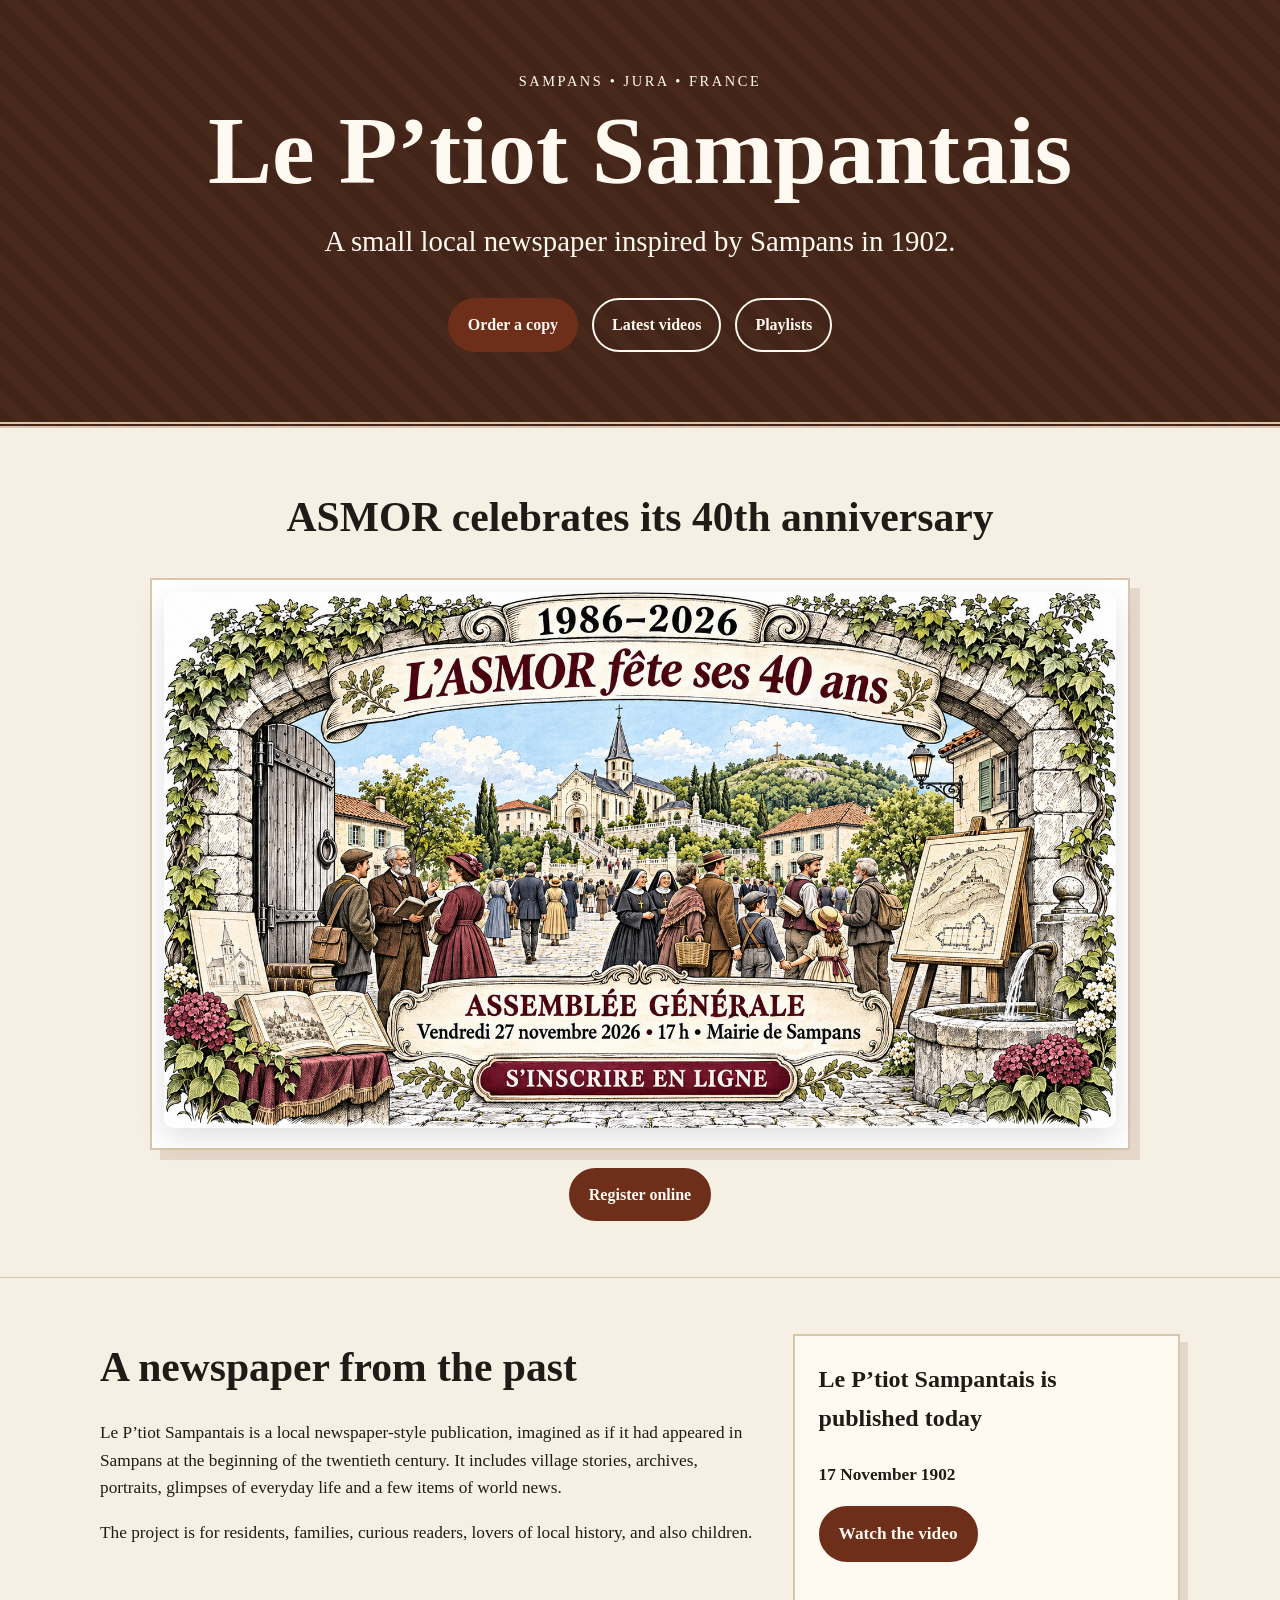
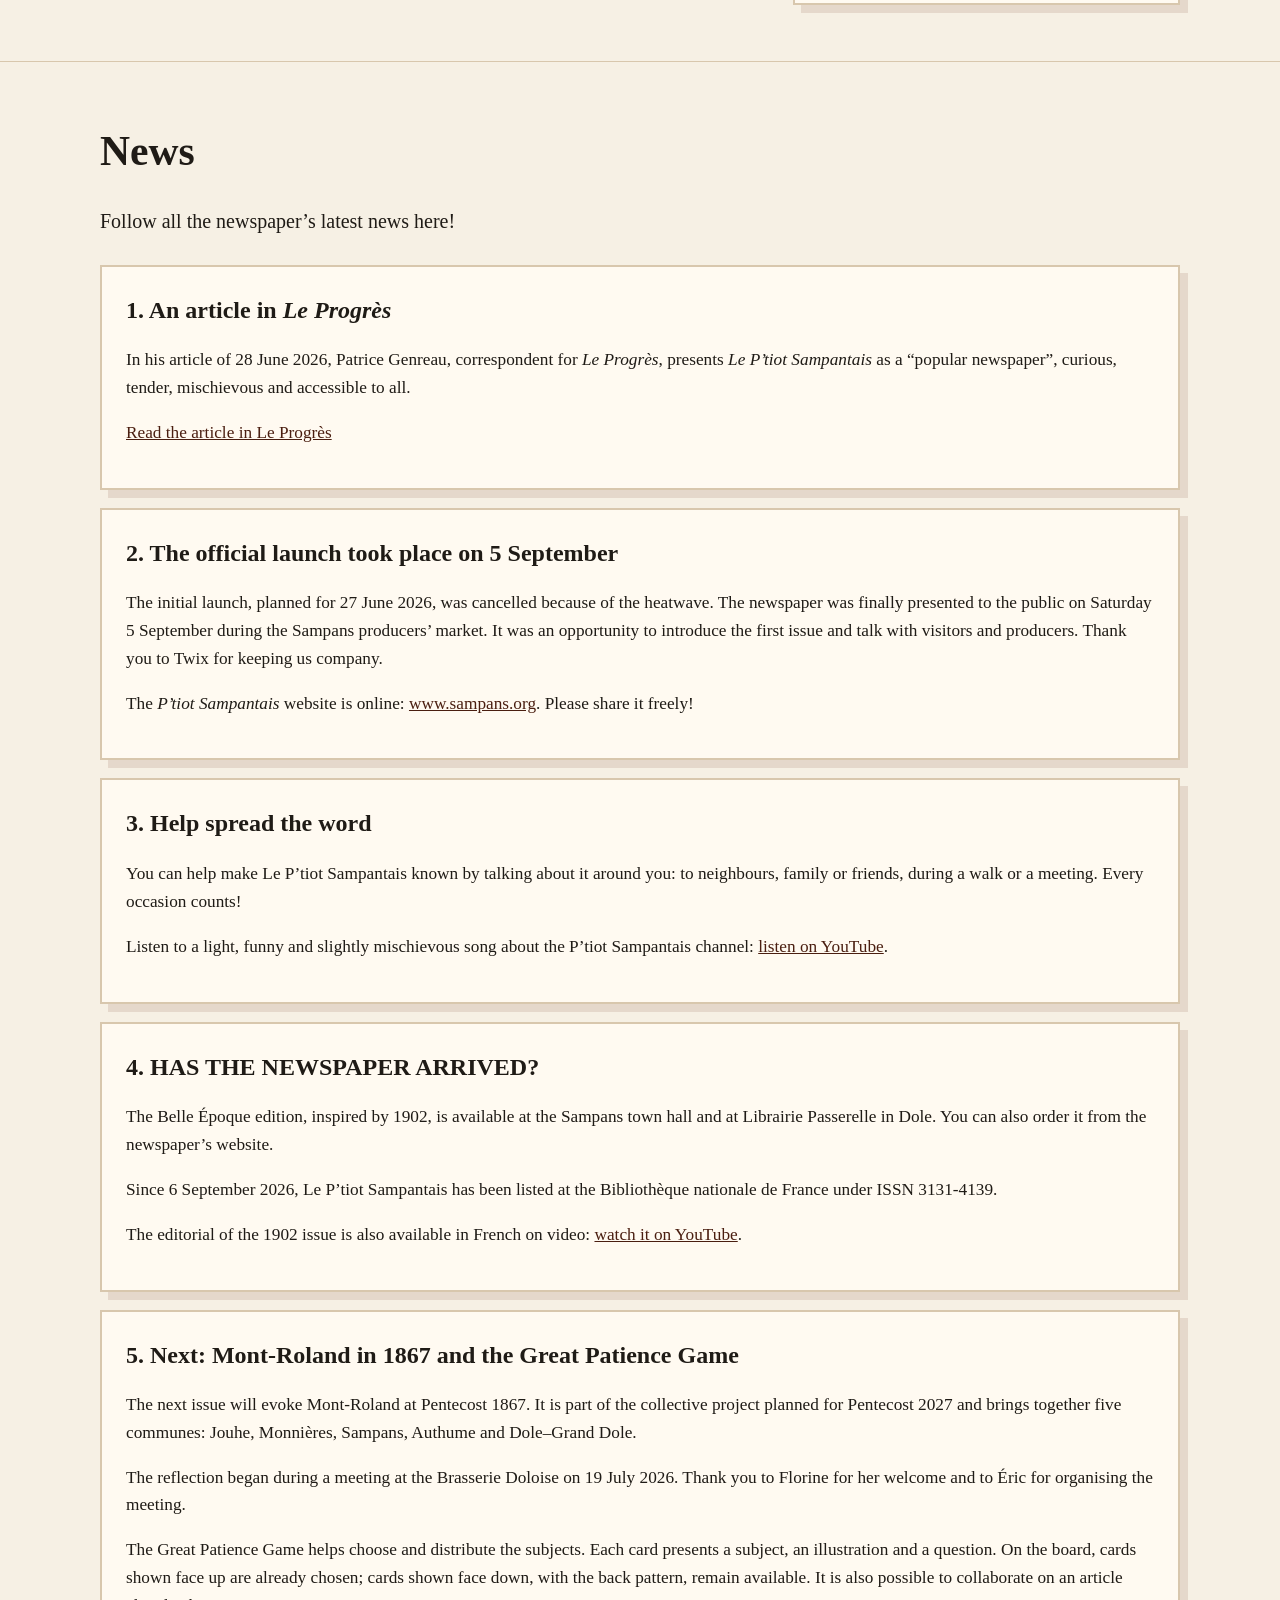
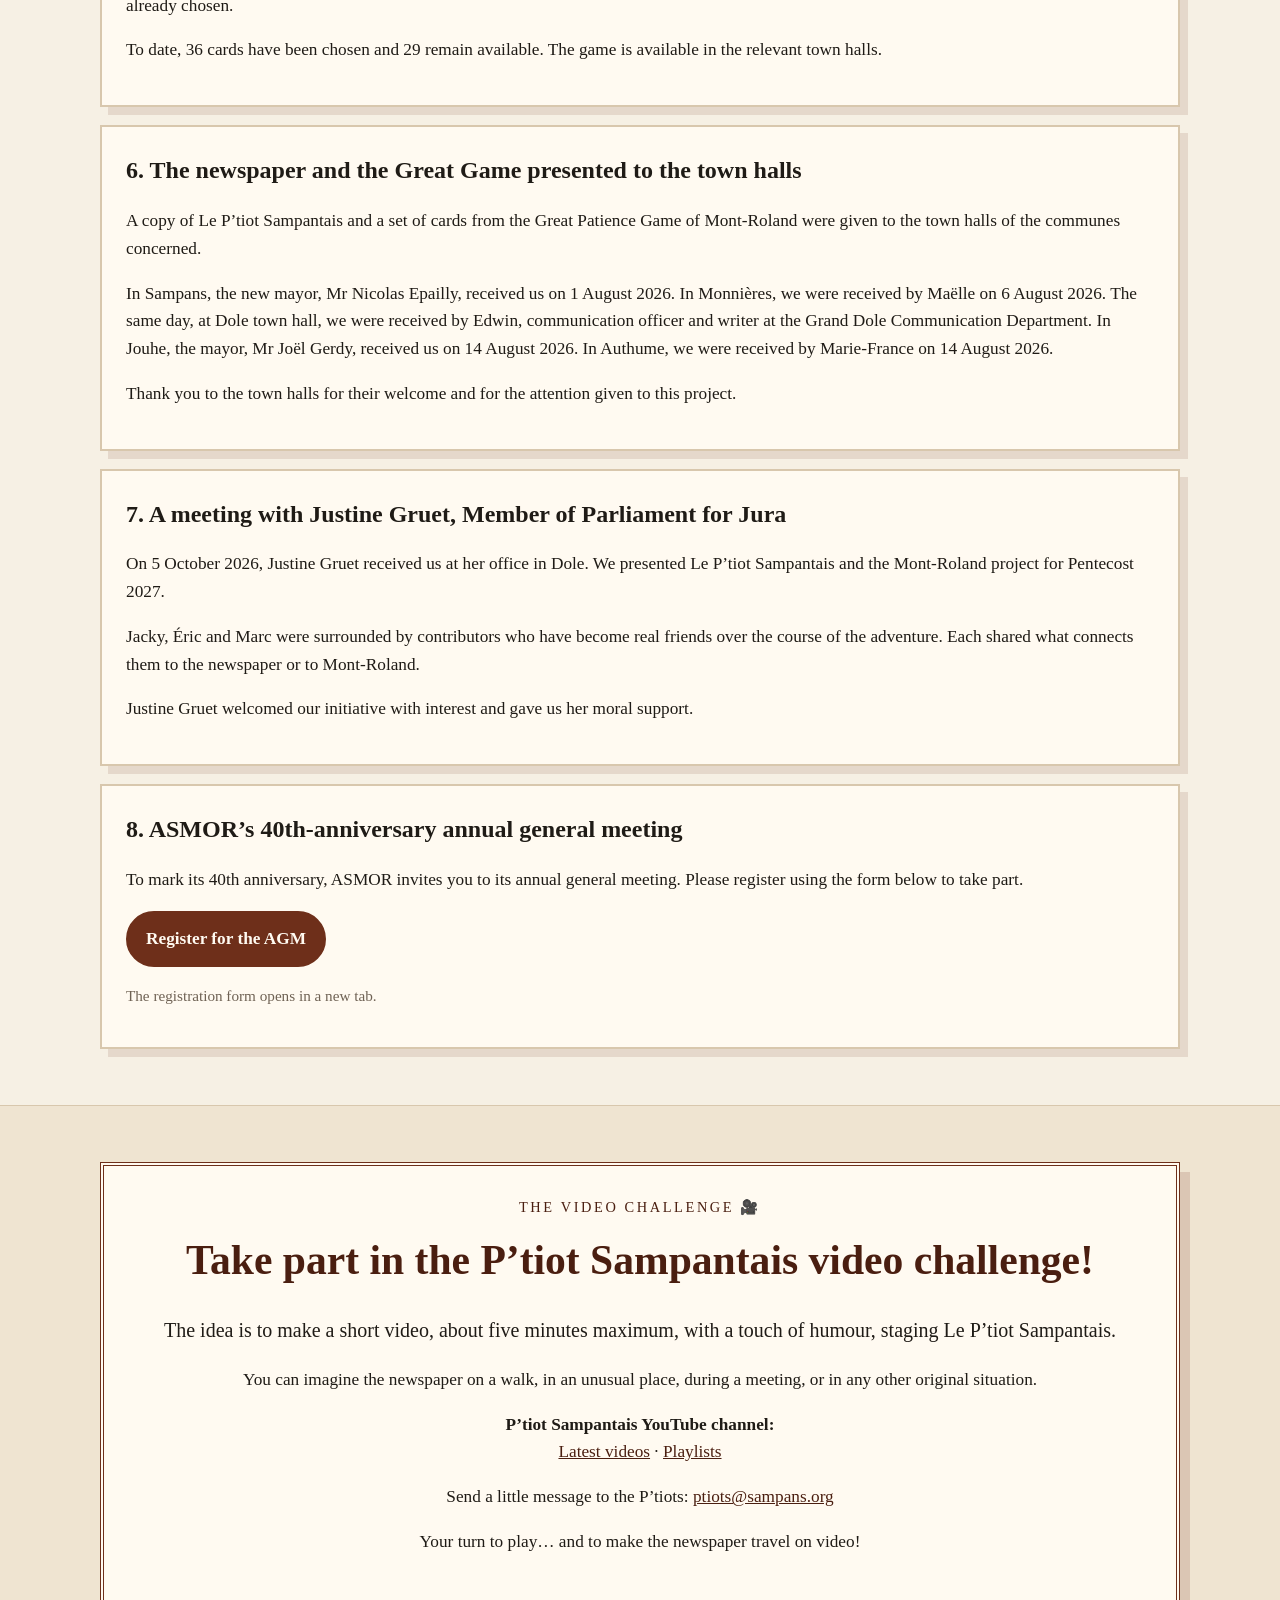
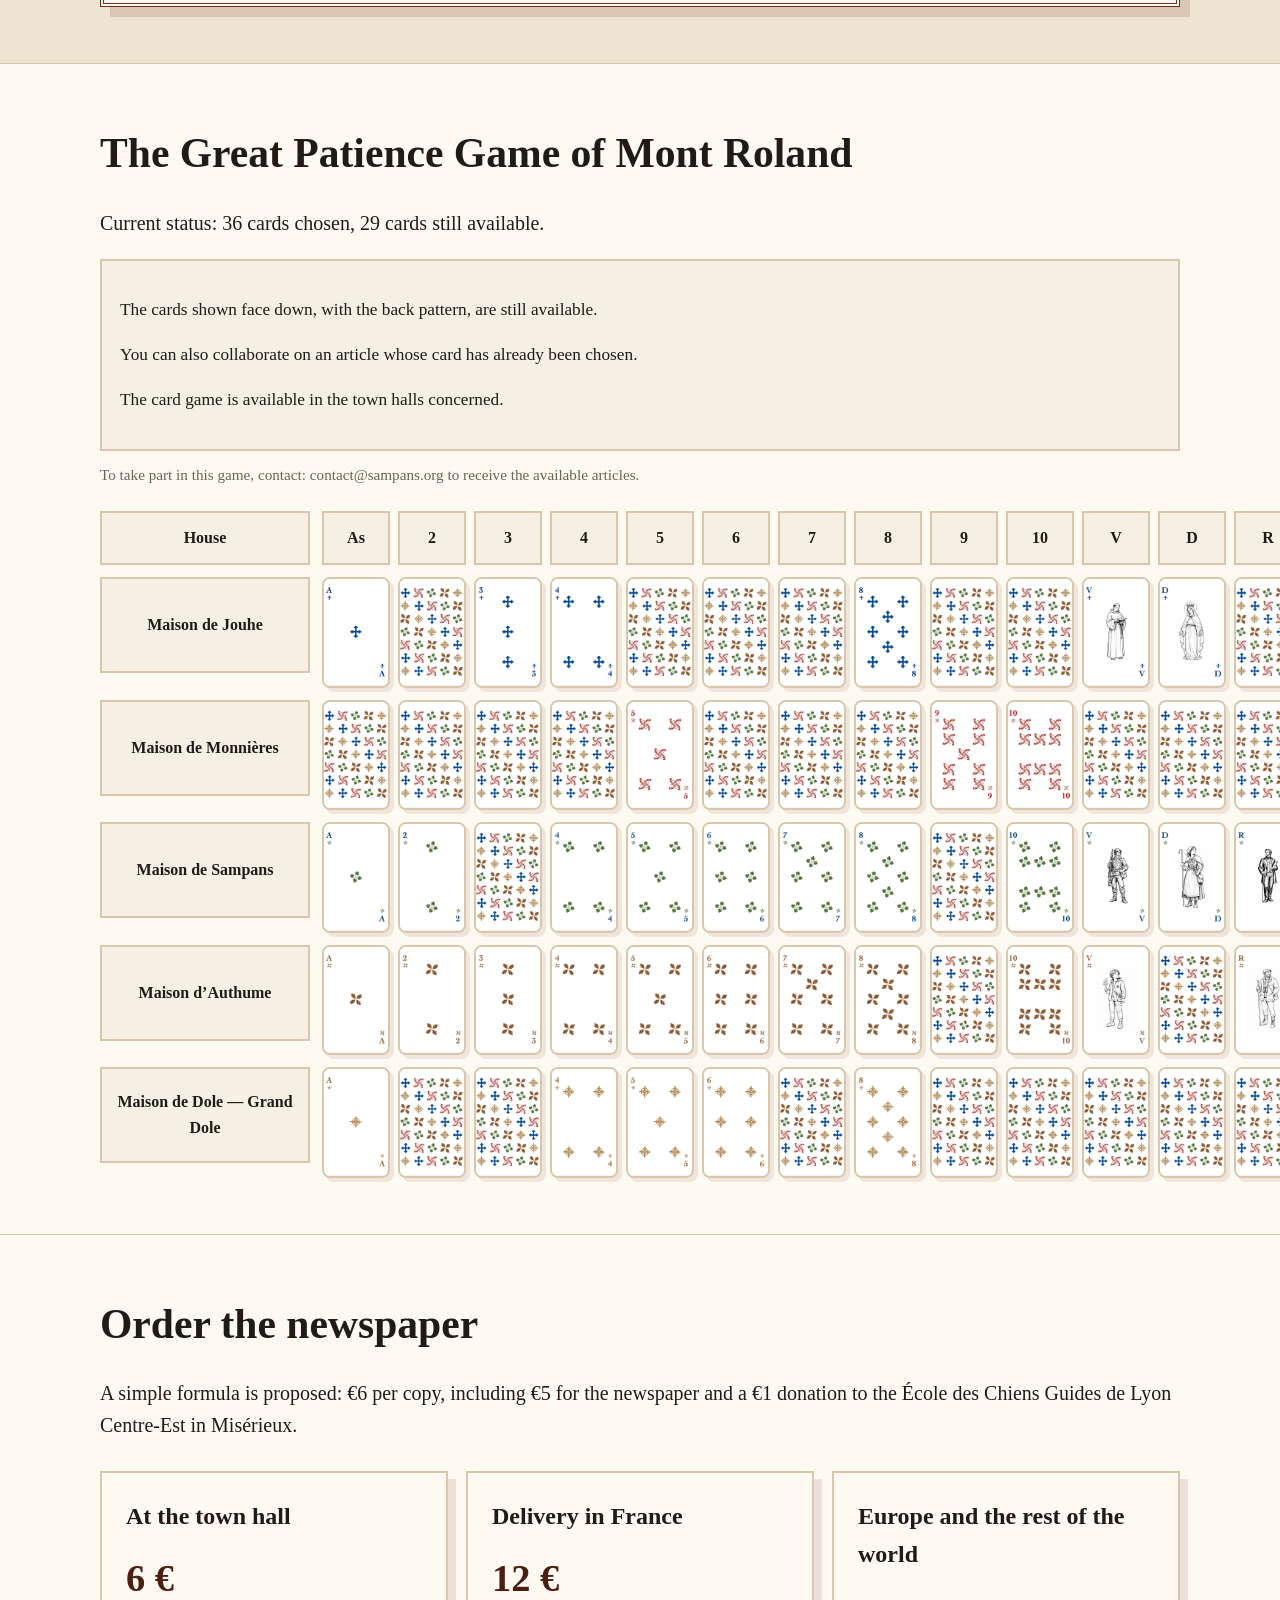
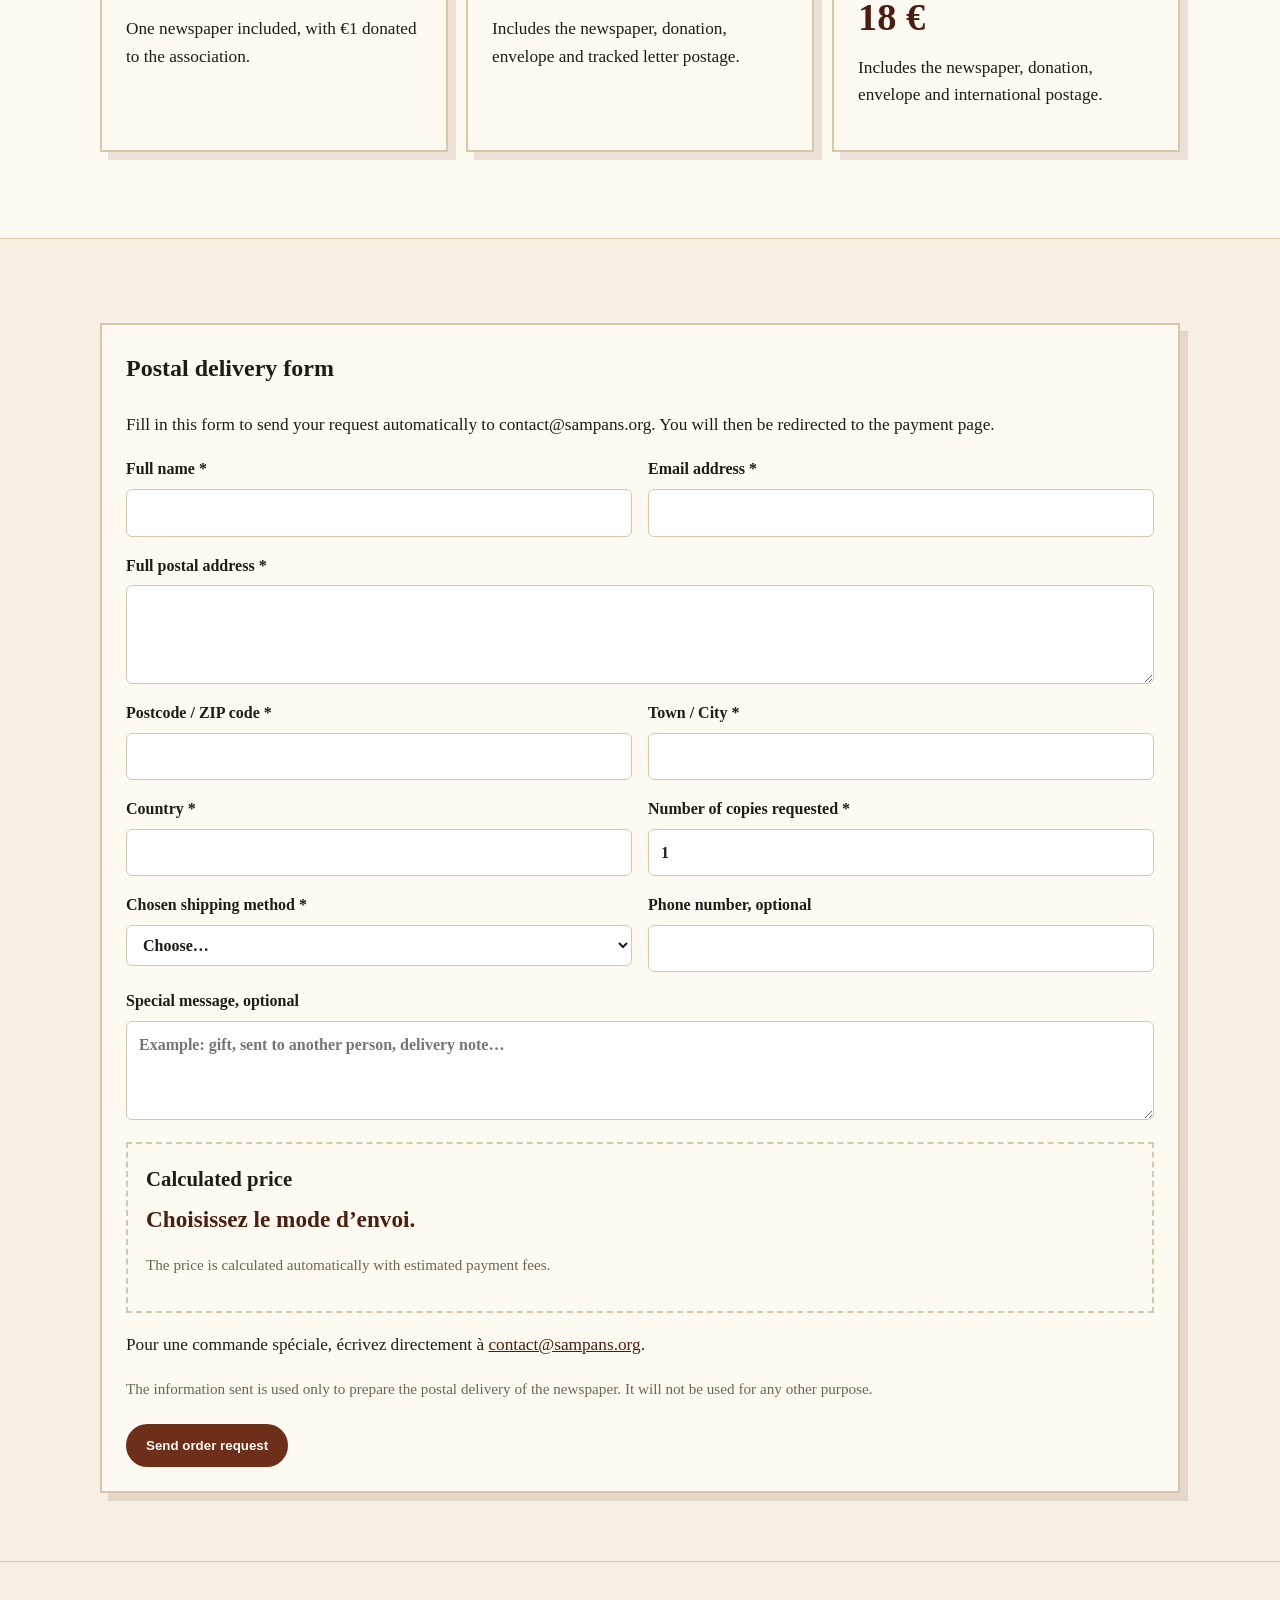
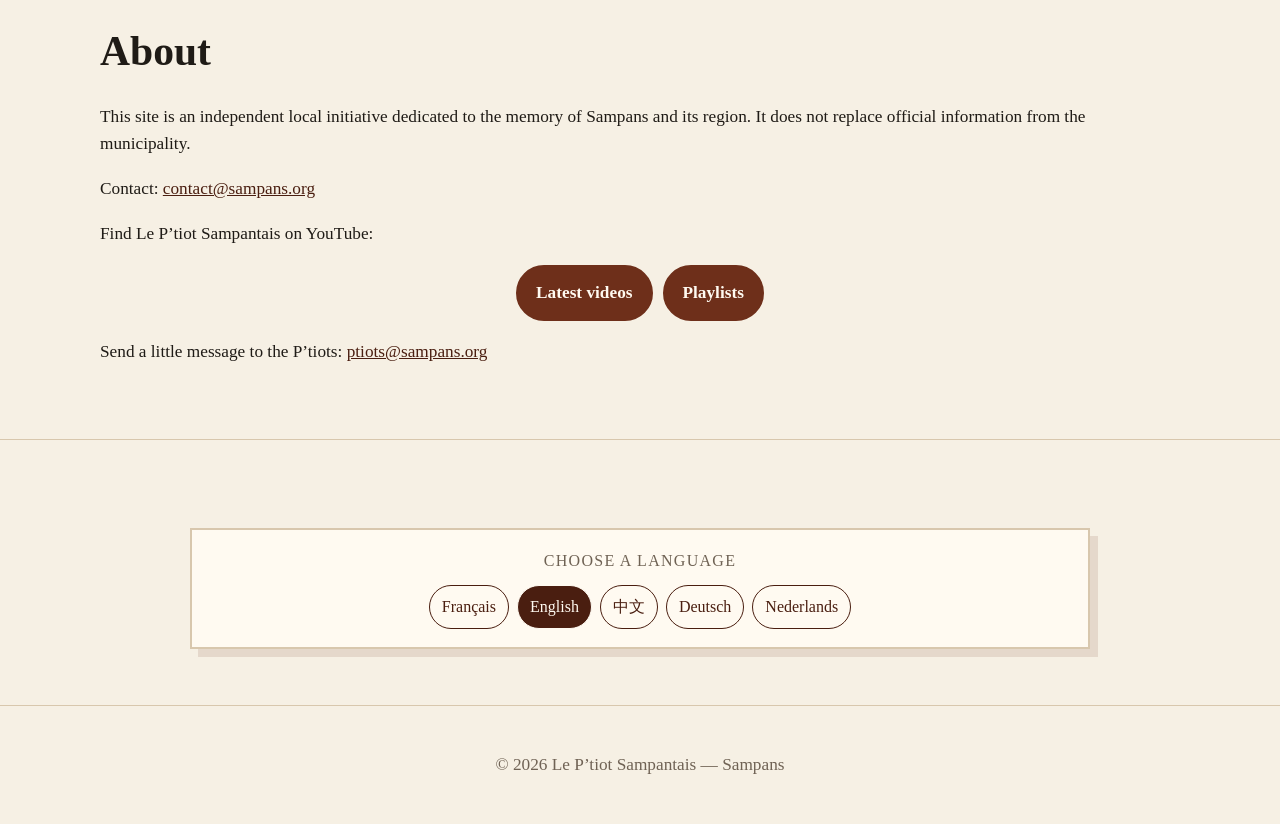
<file: index.html>
<!doctype html>
<html lang="fr">
<head>
  <meta charset="utf-8">
  <meta name="viewport" content="width=device-width, initial-scale=1">
  <title>Le P’tiot Sampantais — Sampans</title>
  <meta name="description" content="Site multilingue pour présenter Le P’tiot Sampantais, journal local inspiré de Sampans en 1902.">
  <link rel="stylesheet" href="style.css?v=asmor40-1">
  <!-- Privacy-friendly analytics by Plausible -->
  <script async src="https://plausible.io/js/pa-1O7EbTApC3vd435JIiavt.js"></script>
  <script>
    window.plausible=window.plausible||function(){(plausible.q=plausible.q||[]).push(arguments)},plausible.init=plausible.init||function(i){plausible.o=i||{}};
    plausible.init()
  </script>
</head>
<body>
  <header class="hero">
    <div class="container">
      <p class="kicker" data-i18n="kicker">Sampans • Jura • France</p>
      <h1>Le P’tiot Sampantais</h1>
      <p class="subtitle" data-i18n="subtitle">Un petit journal local, inspiré de Sampans en 1902.</p>

      

      <div class="buttons">
        <a class="button primary" href="#acheter" data-i18n="orderButton">Commander un exemplaire</a>
        <a class="button secondary" href="https://www.youtube.com/playlist?list=PLAIeSkF5OtUQ" target="_blank" rel="noopener" data-i18n="youtubeVideosButton">Dernières vidéos</a>
        <a class="button secondary" href="https://www.youtube.com/@LePtiotSampantais/playlists" target="_blank" rel="noopener" data-i18n="youtubePlaylistsButton">Playlists</a>
      </div>
    </div>
  </header>

  <main>
<section id="porte-du-temps" class="section door-section asmor-hero-section">
      <div class="container">
        <h2 data-i18n="asmorHeroTitle">L’ASMOR fête ses 40 ans</h2>
        <figure class="door-frame asmor-hero-frame">
          <a href="https://forms.cloud.microsoft/e/BdMqP3BkTH?origin=lprLink&lang=fr-FR" target="_blank" rel="noopener noreferrer" class="asmor-hero-link">
            <img src="assets/asmor-40-ans-illustration.png" alt="L’ASMOR fête ses 40 ans — assemblée générale" loading="lazy">
          </a>
        </figure>
        <div class="editorial-buttons asmor-hero-buttons">
          <a class="button primary asmor-hero-button" href="https://forms.cloud.microsoft/e/BdMqP3BkTH?origin=lprLink&lang=fr-FR" target="_blank" rel="noopener noreferrer" data-i18n="asmorHeroButton">S’inscrire en ligne</a>
        </div>
      </div>
    </section>
<section id="projet" class="section">
      <div class="container two-columns">
        <div>
          <h2 data-i18n="projectTitle">Un journal venu du passé</h2>
          <p data-i18n="projectP1">Le P’tiot Sampantais est une publication locale au format journal, imaginée comme si elle avait paru à Sampans au début du XXe siècle.</p>
          <p data-i18n="projectP2">Ce projet est destiné aux habitants, aux familles, aux curieux, aux amoureux de l’histoire locale, mais aussi aux enfants.</p>
        </div>
        <aside class="card">
          <h3 data-i18n="issueTodayTitle">Le P’tiot Sampantais paraît aujourd’hui</h3>
          <p><strong data-i18n="issueTodayDate">17 novembre 1902</strong></p>
          <p><a class="button primary" href="https://youtu.be/AZWyS7-9jc8" target="_blank" rel="noopener" data-i18n="issueTodayButton">Voir la vidéo</a></p>
        </aside>
      </div>
    </section>
<section id="lancement" class="section news-section">
      <div class="container">
        <h2 data-i18n="newsTitle">Actualités</h2>
        <p class="large" data-i18n="newsIntro">Suivez toute l’actualité du journal ici !</p>

        <div class="news-list">
          <article class="news-card">
            <h3 data-i18n-html="newsProgressTitle">1. Un article dans <em>Le Progrès</em></h3>
            <p data-i18n-html="newsProgressText">Dans son article du 28 juin 2026, Patrice Genreau, correspondant du <em>Progrès</em>, présente <em>Le P’tiot Sampantais</em> comme un « journal populaire », au ton curieux, tendre et malicieux, accessible à tous.</p>
            <p><a href="https://c.leprogres.fr/economie/2026/06/28/nouveau-journal-i-le-p-tiot-sampantais-i-est-sorti" target="_blank" rel="noopener" data-i18n="newsProgressLink">Lire l’article dans <em>Le Progrès</em></a></p>
          </article>

          <article class="news-card">
            <h3 data-i18n="newsLaunchTitle">2. Le lancement officiel a eu lieu le 5 septembre</h3>
            <p data-i18n="newsLaunchText">Le lancement initial, prévu le 27 juin 2026, a été annulé en raison de la canicule. Le journal a finalement été présenté au public le samedi 5 septembre, lors du marché des producteurs de Sampans. Ce fut l’occasion de faire découvrir le premier numéro et d’échanger avec les visiteurs et les producteurs. Merci à Twix de nous avoir tenu compagnie.</p>
            <p data-i18n-html="newsLaunchText2">Le site du <em>P’tiot Sampantais</em> est en ligne : <a href="https://www.sampans.org/" target="_blank" rel="noopener">www.sampans.org</a>. À partager sans réserve !</p>
          </article>

          <article class="news-card">
            <h3 data-i18n="newsShareTitle">3. Faites connaître le journal</h3>
            <p data-i18n="newsShareText">Vous pouvez aider à faire connaître <em>Le P’tiot Sampantais</em> en en parlant autour de vous : à vos voisins, à votre famille ou à vos amis, au détour d’une promenade ou d’une rencontre. Chaque occasion compte !</p>
            <p data-i18n-html="newsShareSongText">Écoutez une chanson légère, drôle et un peu malicieuse autour de la chaîne du P’tiot Sampantais : <a href="https://youtu.be/ZzfjNB56tss" target="_blank" rel="noopener">l’écouter sur YouTube</a>.</p>
          </article>

          <article class="news-card">
            <h3 data-i18n="newsArrivedTitle">4. LE JOURNAL EST-IL ARRIVÉ ?</h3>
            <p data-i18n="newsArrivedText">L’édition Belle Époque, inspirée de 1902, est disponible à la mairie de Sampans et à la Librairie Passerelle de Dole. Vous pouvez aussi la commander depuis le site du journal.</p>
            <p data-i18n="newsBnfText">Depuis le 6 septembre 2026, <em>Le P’tiot Sampantais</em> est répertorié à la Bibliothèque nationale de France sous l’ISSN 3131-4139.</p>
            <p data-i18n-html="newsEditorialText">L’éditorial du numéro de 1902 est également disponible en français et en vidéo : <a href="https://youtu.be/f5jT_kXMYow" target="_blank" rel="noopener">le regarder sur YouTube</a>.</p>
          </article>

          <article class="news-card">
            <h3 data-i18n="newsNextTitle">5. La suite : Mont-Roland en 1867 et le Grand Jeu de patience</h3>
            <p data-i18n="newsNextText">Le prochain numéro évoquera le Mont-Roland à la Pentecôte 1867. Il s’inscrit dans le projet collectif prévu pour la Pentecôte 2027 et rassemble cinq communes : Jouhe, Monnières, Sampans, Authume et Dole–Grand Dole.</p>
            <p data-i18n="newsNextText2">La réflexion a commencé lors d’une rencontre à la Brasserie Doloise, le 19 juillet 2026. Merci à Florine pour son accueil et à Éric pour l’organisation de cette rencontre.</p>
            <p data-i18n="newsNextText3">Le <em>Grand Jeu de patience</em> aide à choisir et à répartir les sujets. Chaque carte présente un sujet, une illustration et une question. Sur le tableau, les cartes dont on voit le recto sont déjà choisies ; celles dont on voit le verso, avec le motif du dos, restent disponibles. Il est aussi possible de collaborer à un article déjà choisi.</p>
            <p data-i18n="newsNextText4">À ce jour, 36 cartes sont choisies et 29 restent disponibles. Le jeu est disponible dans les mairies concernées.</p>
          </article>

          <article class="news-card">
            <h3 data-i18n="newsMairiesTitle">6. Le journal et le Grand Jeu présentés aux mairies</h3>
            <p data-i18n="newsMairiesText">Un exemplaire du <em>P’tiot Sampantais</em> et un jeu de cartes du <em>Grand Jeu de patience de Mont-Roland</em> ont été remis aux mairies des communes concernées.</p>
            <p data-i18n="newsMairiesText2">À Sampans, le nouveau maire, M. Nicolas Epailly, nous a reçus le 1er août 2026. À Monnières, nous avons été reçus par Maëlle le 6 août 2026. Le même jour, à l’hôtel de ville de Dole, nous avons été reçus par Edwin, chargé de communication et rédacteur à la Direction de la communication du Grand Dole. À Jouhe, le maire, M. Joël Gerdy, nous a reçus le 14 août 2026. À Authume, nous avons été reçus par Marie-France le 14 août 2026.</p>
            <p data-i18n="newsMairiesThanks">Merci aux mairies pour leur accueil et pour l’attention portée à ce projet.</p>
          </article>

          <article class="news-card">
            <h3 data-i18n="newsDeputyTitle">7. Une rencontre avec Justine Gruet, députée du Jura</h3>
            <p data-i18n="newsDeputyText">Le 5 octobre 2026, Justine Gruet nous a reçus à sa permanence, à Dole. Nous lui avons présenté <em>Le P’tiot Sampantais</em> et le projet du Mont-Roland pour la Pentecôte 2027.</p>
            <p data-i18n="newsDeputyText2">Jacky, Éric et Marc étaient entourés de contributeurs devenus de vrais amis au fil de l’aventure. Chacun a partagé avec plaisir ce qui le rattache au journal ou au Mont-Roland.</p>
            <p data-i18n="newsDeputyText3">Justine Gruet a accueilli notre démarche avec intérêt et nous a apporté son soutien moral.</p>
          </article>

          <article id="actualite-asmor" class="news-card">
            <h3 data-i18n="newsAsmorTitle">8. L’assemblée générale des 40 ans de l’ASMOR</h3>
            <p data-i18n="newsAsmorText">À l’occasion de ses 40 ans, l’ASMOR vous invite à son assemblée générale. Pour participer à cette rencontre, inscrivez-vous à l’aide du formulaire ci-dessous.</p>
            <p><a class="button primary asmor-register" href="https://forms.cloud.microsoft/e/BdMqP3BkTH?origin=lprLink&amp;lang=fr-FR" target="_blank" rel="noopener noreferrer" data-i18n="asmorRegister">S’inscrire à l’AG</a></p>
            <p class="small" data-i18n="asmorFormHint">Le formulaire d’inscription s’ouvre dans un nouvel onglet.</p>
          </article>
        </div>
      </div>
    </section>
<section id="defi-video" class="section video-challenge-section">
      <div class="container">
        <div class="video-challenge-box">
          <p class="kicker video-kicker" data-i18n="videoKicker">le défi vidéo 🎥</p>
          <h2 data-i18n="videoTitle">Participez au défi vidéo du P’tiot Sampantais !</h2>
          <p class="large" data-i18n="videoIntro">Le principe : réaliser une courte vidéo, d’environ cinq minutes maximum, avec une touche d’humour, en mettant Le P’tiot Sampantais en scène.</p>
          <p data-i18n="videoIdeas">On peut imaginer le journal en promenade, dans un lieu insolite, lors d’une rencontre ou dans toute autre situation originale.</p>
          <p><strong data-i18n="videoChannelLabel">Chaîne YouTube du P’tiot Sampantais :</strong><br><a href="https://www.youtube.com/playlist?list=PLAIeSkF5OtUQ" target="_blank" rel="noopener" data-i18n="youtubeVideosButton">Dernières vidéos</a> · <a href="https://www.youtube.com/@LePtiotSampantais/playlists" target="_blank" rel="noopener" data-i18n="youtubePlaylistsButton">Playlists</a></p>
          <p><span data-i18n="ptiotsMessageText">Envoyez un petit message aux P’tiots :</span> <a href="mailto:ptiots@sampans.org">ptiots@sampans.org</a></p>
          <p data-i18n="videoPlay">À vous de jouer… et de faire voyager le journal en vidéo !</p>
        </div>
      </div>
    </section>
<section id="grand-jeu-patience" class="section patience-section">
      <div class="container">
        <h2 data-i18n="patienceTitle">Le Grand jeu de patience de Mont Roland</h2>
        <p class="large" data-i18n="patienceIntro">
          L’état du moment : 36 cartes choisies, 29 cartes à choisir.
        </p>

        <div class="patience-explanations">
          <p data-i18n="patienceAvailableText">Les cartes dont on voit le verso, le motif du dos, sont encore disponibles.</p>
          <p data-i18n="patienceCollaborateText">Vous pouvez aussi collaborer à un article dont la carte a déjà été choisie.</p>
          <p data-i18n="patienceTownHallText">Le jeu de cartes est disponible dans les mairies concernées.</p>
        </div>

        <p class="small patience-note" data-i18n="patienceNote">
          Pour participer à ce jeu, contactez : contact@sampans.org pour recevoir les articles disponibles.
        </p>
<div class="patience-grid-wrapper">
          <div class="patience-header">
            <div class="house-label header-label" data-i18n="patienceHouseColumn">Maison</div>
            <div class="house-cards rank-row">
              <div class="rank-label">As</div><div class="rank-label">2</div><div class="rank-label">3</div><div class="rank-label">4</div><div class="rank-label">5</div><div class="rank-label">6</div><div class="rank-label">7</div><div class="rank-label">8</div><div class="rank-label">9</div><div class="rank-label">10</div><div class="rank-label">V</div><div class="rank-label">D</div><div class="rank-label">R</div>
            </div>
          </div>
          
        <div class="patience-row">
          <div class="house-label">Maison de Jouhe</div>
          <div class="house-cards">
            <button class="patience-card is-back" type="button"
                data-front="assets/cartes/MR-JEU-REC-JOU-00001.jpeg"
                data-back="assets/cartes/MR-JEU-VER-JOU-00001.jpeg"
                data-front-label="Recto — Maison de Jouhe — As"
                data-back-label="Verso — Maison de Jouhe — As"
                aria-pressed="false"
                aria-label="Maison de Jouhe As">
                <img src="assets/cartes/MR-JEU-VER-JOU-00001.jpeg" alt="Maison de Jouhe As" loading="lazy">
                <span class="missing-label">Maison de Jouhe<br>As<br>verso</span>
            </button><button class="patience-card is-back" type="button"
                data-front="assets/cartes/MR-JEU-REC-JOU-00002.jpeg"
                data-back="assets/cartes/MR-JEU-VER-JOU-00002.jpeg"
                data-front-label="Recto — Maison de Jouhe — 2"
                data-back-label="Verso — Maison de Jouhe — 2"
                aria-pressed="false"
                aria-label="Maison de Jouhe 2">
                <img src="assets/cartes/MR-JEU-VER-JOU-00002.jpeg" alt="Maison de Jouhe 2" loading="lazy">
                <span class="missing-label">Maison de Jouhe<br>2<br>verso</span>
            </button><button class="patience-card is-back" type="button"
                data-front="assets/cartes/MR-JEU-REC-JOU-00003.jpeg"
                data-back="assets/cartes/MR-JEU-VER-JOU-00003.jpeg"
                data-front-label="Recto — Maison de Jouhe — 3"
                data-back-label="Verso — Maison de Jouhe — 3"
                aria-pressed="false"
                aria-label="Maison de Jouhe 3">
                <img src="assets/cartes/MR-JEU-VER-JOU-00003.jpeg" alt="Maison de Jouhe 3" loading="lazy">
                <span class="missing-label">Maison de Jouhe<br>3<br>verso</span>
            </button><button class="patience-card is-back" type="button"
                data-front="assets/cartes/MR-JEU-REC-JOU-00004.jpeg"
                data-back="assets/cartes/MR-JEU-VER-JOU-00004.jpeg"
                data-front-label="Recto — Maison de Jouhe — 4"
                data-back-label="Verso — Maison de Jouhe — 4"
                aria-pressed="false"
                aria-label="Maison de Jouhe 4">
                <img src="assets/cartes/MR-JEU-VER-JOU-00004.jpeg" alt="Maison de Jouhe 4" loading="lazy">
                <span class="missing-label">Maison de Jouhe<br>4<br>verso</span>
            </button><button class="patience-card is-back" type="button"
                data-front="assets/cartes/MR-JEU-REC-JOU-00005.jpeg"
                data-back="assets/cartes/MR-JEU-VER-JOU-00005.jpeg"
                data-front-label="Recto — Maison de Jouhe — 5"
                data-back-label="Verso — Maison de Jouhe — 5"
                aria-pressed="false"
                aria-label="Maison de Jouhe 5">
                <img src="assets/cartes/MR-JEU-VER-JOU-00005.jpeg" alt="Maison de Jouhe 5" loading="lazy">
                <span class="missing-label">Maison de Jouhe<br>5<br>verso</span>
            </button><button class="patience-card is-back" type="button"
                data-front="assets/cartes/MR-JEU-REC-JOU-00006.jpeg"
                data-back="assets/cartes/MR-JEU-VER-JOU-00006.jpeg"
                data-front-label="Recto — Maison de Jouhe — 6"
                data-back-label="Verso — Maison de Jouhe — 6"
                aria-pressed="false"
                aria-label="Maison de Jouhe 6">
                <img src="assets/cartes/MR-JEU-VER-JOU-00006.jpeg" alt="Maison de Jouhe 6" loading="lazy">
                <span class="missing-label">Maison de Jouhe<br>6<br>verso</span>
            </button><button class="patience-card is-back" type="button"
                data-front="assets/cartes/MR-JEU-REC-JOU-00007.jpeg"
                data-back="assets/cartes/MR-JEU-VER-JOU-00007.jpeg"
                data-front-label="Recto — Maison de Jouhe — 7"
                data-back-label="Verso — Maison de Jouhe — 7"
                aria-pressed="false"
                aria-label="Maison de Jouhe 7">
                <img src="assets/cartes/MR-JEU-VER-JOU-00007.jpeg" alt="Maison de Jouhe 7" loading="lazy">
                <span class="missing-label">Maison de Jouhe<br>7<br>verso</span>
            </button><button class="patience-card is-back" type="button"
                data-front="assets/cartes/MR-JEU-REC-JOU-00008.jpeg"
                data-back="assets/cartes/MR-JEU-VER-JOU-00008.jpeg"
                data-front-label="Recto — Maison de Jouhe — 8"
                data-back-label="Verso — Maison de Jouhe — 8"
                aria-pressed="false"
                aria-label="Maison de Jouhe 8">
                <img src="assets/cartes/MR-JEU-VER-JOU-00008.jpeg" alt="Maison de Jouhe 8" loading="lazy">
                <span class="missing-label">Maison de Jouhe<br>8<br>verso</span>
            </button><button class="patience-card is-back" type="button"
                data-front="assets/cartes/MR-JEU-REC-JOU-00009.jpeg"
                data-back="assets/cartes/MR-JEU-VER-JOU-00009.jpeg"
                data-front-label="Recto — Maison de Jouhe — 9"
                data-back-label="Verso — Maison de Jouhe — 9"
                aria-pressed="false"
                aria-label="Maison de Jouhe 9">
                <img src="assets/cartes/MR-JEU-VER-JOU-00009.jpeg" alt="Maison de Jouhe 9" loading="lazy">
                <span class="missing-label">Maison de Jouhe<br>9<br>verso</span>
            </button><button class="patience-card is-back" type="button"
                data-front="assets/cartes/MR-JEU-REC-JOU-00010.jpeg"
                data-back="assets/cartes/MR-JEU-VER-JOU-00010.jpeg"
                data-front-label="Recto — Maison de Jouhe — 10"
                data-back-label="Verso — Maison de Jouhe — 10"
                aria-pressed="false"
                aria-label="Maison de Jouhe 10">
                <img src="assets/cartes/MR-JEU-VER-JOU-00010.jpeg" alt="Maison de Jouhe 10" loading="lazy">
                <span class="missing-label">Maison de Jouhe<br>10<br>verso</span>
            </button><button class="patience-card is-back" type="button"
                data-front="assets/cartes/MR-JEU-REC-JOU-00011.jpeg"
                data-back="assets/cartes/MR-JEU-VER-JOU-00011.jpeg"
                data-front-label="Recto — Maison de Jouhe — V"
                data-back-label="Verso — Maison de Jouhe — V"
                aria-pressed="false"
                aria-label="Maison de Jouhe V">
                <img src="assets/cartes/MR-JEU-VER-JOU-00011.jpeg" alt="Maison de Jouhe V" loading="lazy">
                <span class="missing-label">Maison de Jouhe<br>V<br>verso</span>
            </button><button class="patience-card is-back" type="button"
                data-front="assets/cartes/MR-JEU-REC-JOU-00012.jpeg"
                data-back="assets/cartes/MR-JEU-VER-JOU-00012.jpeg"
                data-front-label="Recto — Maison de Jouhe — D"
                data-back-label="Verso — Maison de Jouhe — D"
                aria-pressed="false"
                aria-label="Maison de Jouhe D">
                <img src="assets/cartes/MR-JEU-VER-JOU-00012.jpeg" alt="Maison de Jouhe D" loading="lazy">
                <span class="missing-label">Maison de Jouhe<br>D<br>verso</span>
            </button><button class="patience-card is-back" type="button"
                data-front="assets/cartes/MR-JEU-REC-JOU-00013.jpeg"
                data-back="assets/cartes/MR-JEU-VER-JOU-00013.jpeg"
                data-front-label="Recto — Maison de Jouhe — R"
                data-back-label="Verso — Maison de Jouhe — R"
                aria-pressed="false"
                aria-label="Maison de Jouhe R">
                <img src="assets/cartes/MR-JEU-VER-JOU-00013.jpeg" alt="Maison de Jouhe R" loading="lazy">
                <span class="missing-label">Maison de Jouhe<br>R<br>verso</span>
            </button>
          </div>
        </div>
    
        <div class="patience-row">
          <div class="house-label">Maison de Monnières</div>
          <div class="house-cards">
            <button class="patience-card is-back" type="button"
                data-front="assets/cartes/MR-JEU-REC-MON-00001.jpeg"
                data-back="assets/cartes/MR-JEU-VER-MON-00001.jpeg"
                data-front-label="Recto — Maison de Monnières — As"
                data-back-label="Verso — Maison de Monnières — As"
                aria-pressed="false"
                aria-label="Maison de Monnières As">
                <img src="assets/cartes/MR-JEU-VER-MON-00001.jpeg" alt="Maison de Monnières As" loading="lazy">
                <span class="missing-label">Maison de Monnières<br>As<br>verso</span>
            </button><button class="patience-card is-back" type="button"
                data-front="assets/cartes/MR-JEU-REC-MON-00002.jpeg"
                data-back="assets/cartes/MR-JEU-VER-MON-00002.jpeg"
                data-front-label="Recto — Maison de Monnières — 2"
                data-back-label="Verso — Maison de Monnières — 2"
                aria-pressed="false"
                aria-label="Maison de Monnières 2">
                <img src="assets/cartes/MR-JEU-VER-MON-00002.jpeg" alt="Maison de Monnières 2" loading="lazy">
                <span class="missing-label">Maison de Monnières<br>2<br>verso</span>
            </button><button class="patience-card is-back" type="button"
                data-front="assets/cartes/MR-JEU-REC-MON-00003.jpeg"
                data-back="assets/cartes/MR-JEU-VER-MON-00003.jpeg"
                data-front-label="Recto — Maison de Monnières — 3"
                data-back-label="Verso — Maison de Monnières — 3"
                aria-pressed="false"
                aria-label="Maison de Monnières 3">
                <img src="assets/cartes/MR-JEU-VER-MON-00003.jpeg" alt="Maison de Monnières 3" loading="lazy">
                <span class="missing-label">Maison de Monnières<br>3<br>verso</span>
            </button><button class="patience-card is-back" type="button"
                data-front="assets/cartes/MR-JEU-REC-MON-00004.jpeg"
                data-back="assets/cartes/MR-JEU-VER-MON-00004.jpeg"
                data-front-label="Recto — Maison de Monnières — 4"
                data-back-label="Verso — Maison de Monnières — 4"
                aria-pressed="false"
                aria-label="Maison de Monnières 4">
                <img src="assets/cartes/MR-JEU-VER-MON-00004.jpeg" alt="Maison de Monnières 4" loading="lazy">
                <span class="missing-label">Maison de Monnières<br>4<br>verso</span>
            </button><button class="patience-card is-back" type="button"
                data-front="assets/cartes/MR-JEU-REC-MON-00005.jpeg"
                data-back="assets/cartes/MR-JEU-VER-MON-00005.jpeg"
                data-front-label="Recto — Maison de Monnières — 5"
                data-back-label="Verso — Maison de Monnières — 5"
                aria-pressed="false"
                aria-label="Maison de Monnières 5">
                <img src="assets/cartes/MR-JEU-VER-MON-00005.jpeg" alt="Maison de Monnières 5" loading="lazy">
                <span class="missing-label">Maison de Monnières<br>5<br>verso</span>
            </button><button class="patience-card is-back" type="button"
                data-front="assets/cartes/MR-JEU-REC-MON-00006.jpeg"
                data-back="assets/cartes/MR-JEU-VER-MON-00006.jpeg"
                data-front-label="Recto — Maison de Monnières — 6"
                data-back-label="Verso — Maison de Monnières — 6"
                aria-pressed="false"
                aria-label="Maison de Monnières 6">
                <img src="assets/cartes/MR-JEU-VER-MON-00006.jpeg" alt="Maison de Monnières 6" loading="lazy">
                <span class="missing-label">Maison de Monnières<br>6<br>verso</span>
            </button><button class="patience-card is-back" type="button"
                data-front="assets/cartes/MR-JEU-REC-MON-00007.jpeg"
                data-back="assets/cartes/MR-JEU-VER-MON-00007.jpeg"
                data-front-label="Recto — Maison de Monnières — 7"
                data-back-label="Verso — Maison de Monnières — 7"
                aria-pressed="false"
                aria-label="Maison de Monnières 7">
                <img src="assets/cartes/MR-JEU-VER-MON-00007.jpeg" alt="Maison de Monnières 7" loading="lazy">
                <span class="missing-label">Maison de Monnières<br>7<br>verso</span>
            </button><button class="patience-card is-back" type="button"
                data-front="assets/cartes/MR-JEU-REC-MON-00008.jpeg"
                data-back="assets/cartes/MR-JEU-VER-MON-00008.jpeg"
                data-front-label="Recto — Maison de Monnières — 8"
                data-back-label="Verso — Maison de Monnières — 8"
                aria-pressed="false"
                aria-label="Maison de Monnières 8">
                <img src="assets/cartes/MR-JEU-VER-MON-00008.jpeg" alt="Maison de Monnières 8" loading="lazy">
                <span class="missing-label">Maison de Monnières<br>8<br>verso</span>
            </button><button class="patience-card is-back" type="button"
                data-front="assets/cartes/MR-JEU-REC-MON-00009.jpeg"
                data-back="assets/cartes/MR-JEU-VER-MON-00009.jpeg"
                data-front-label="Recto — Maison de Monnières — 9"
                data-back-label="Verso — Maison de Monnières — 9"
                aria-pressed="false"
                aria-label="Maison de Monnières 9">
                <img src="assets/cartes/MR-JEU-VER-MON-00009.jpeg" alt="Maison de Monnières 9" loading="lazy">
                <span class="missing-label">Maison de Monnières<br>9<br>verso</span>
            </button><button class="patience-card is-back" type="button"
                data-front="assets/cartes/MR-JEU-REC-MON-00010.jpeg"
                data-back="assets/cartes/MR-JEU-VER-MON-00010.jpeg"
                data-front-label="Recto — Maison de Monnières — 10"
                data-back-label="Verso — Maison de Monnières — 10"
                aria-pressed="false"
                aria-label="Maison de Monnières 10">
                <img src="assets/cartes/MR-JEU-VER-MON-00010.jpeg" alt="Maison de Monnières 10" loading="lazy">
                <span class="missing-label">Maison de Monnières<br>10<br>verso</span>
            </button><button class="patience-card is-back" type="button"
                data-front="assets/cartes/MR-JEU-REC-MON-00011.jpeg"
                data-back="assets/cartes/MR-JEU-VER-MON-00011.jpeg"
                data-front-label="Recto — Maison de Monnières — V"
                data-back-label="Verso — Maison de Monnières — V"
                aria-pressed="false"
                aria-label="Maison de Monnières V">
                <img src="assets/cartes/MR-JEU-VER-MON-00011.jpeg" alt="Maison de Monnières V" loading="lazy">
                <span class="missing-label">Maison de Monnières<br>V<br>verso</span>
            </button><button class="patience-card is-back" type="button"
                data-front="assets/cartes/MR-JEU-REC-MON-00012.jpeg"
                data-back="assets/cartes/MR-JEU-VER-MON-00012.jpeg"
                data-front-label="Recto — Maison de Monnières — D"
                data-back-label="Verso — Maison de Monnières — D"
                aria-pressed="false"
                aria-label="Maison de Monnières D">
                <img src="assets/cartes/MR-JEU-VER-MON-00012.jpeg" alt="Maison de Monnières D" loading="lazy">
                <span class="missing-label">Maison de Monnières<br>D<br>verso</span>
            </button><button class="patience-card is-back" type="button"
                data-front="assets/cartes/MR-JEU-REC-MON-00013.jpeg"
                data-back="assets/cartes/MR-JEU-VER-MON-00013.jpeg"
                data-front-label="Recto — Maison de Monnières — R"
                data-back-label="Verso — Maison de Monnières — R"
                aria-pressed="false"
                aria-label="Maison de Monnières R">
                <img src="assets/cartes/MR-JEU-VER-MON-00013.jpeg" alt="Maison de Monnières R" loading="lazy">
                <span class="missing-label">Maison de Monnières<br>R<br>verso</span>
            </button>
          </div>
        </div>
    
        <div class="patience-row">
          <div class="house-label">Maison de Sampans</div>
          <div class="house-cards">
            <button class="patience-card is-back" type="button"
                data-front="assets/cartes/MR-JEU-REC-SAM-00001.jpeg"
                data-back="assets/cartes/MR-JEU-VER-SAM-00001.jpeg"
                data-front-label="Recto — Maison de Sampans — As"
                data-back-label="Verso — Maison de Sampans — As"
                aria-pressed="false"
                aria-label="Maison de Sampans As">
                <img src="assets/cartes/MR-JEU-VER-SAM-00001.jpeg" alt="Maison de Sampans As" loading="lazy">
                <span class="missing-label">Maison de Sampans<br>As<br>verso</span>
            </button><button class="patience-card is-back" type="button"
                data-front="assets/cartes/MR-JEU-REC-SAM-00002.jpeg"
                data-back="assets/cartes/MR-JEU-VER-SAM-00002.jpeg"
                data-front-label="Recto — Maison de Sampans — 2"
                data-back-label="Verso — Maison de Sampans — 2"
                aria-pressed="false"
                aria-label="Maison de Sampans 2">
                <img src="assets/cartes/MR-JEU-VER-SAM-00002.jpeg" alt="Maison de Sampans 2" loading="lazy">
                <span class="missing-label">Maison de Sampans<br>2<br>verso</span>
            </button><button class="patience-card is-back" type="button"
                data-front="assets/cartes/MR-JEU-REC-SAM-00003.jpeg"
                data-back="assets/cartes/MR-JEU-VER-SAM-00003.jpeg"
                data-front-label="Recto — Maison de Sampans — 3"
                data-back-label="Verso — Maison de Sampans — 3"
                aria-pressed="false"
                aria-label="Maison de Sampans 3">
                <img src="assets/cartes/MR-JEU-VER-SAM-00003.jpeg" alt="Maison de Sampans 3" loading="lazy">
                <span class="missing-label">Maison de Sampans<br>3<br>verso</span>
            </button><button class="patience-card is-back" type="button"
                data-front="assets/cartes/MR-JEU-REC-SAM-00004.jpeg"
                data-back="assets/cartes/MR-JEU-VER-SAM-00004.jpeg"
                data-front-label="Recto — Maison de Sampans — 4"
                data-back-label="Verso — Maison de Sampans — 4"
                aria-pressed="false"
                aria-label="Maison de Sampans 4">
                <img src="assets/cartes/MR-JEU-VER-SAM-00004.jpeg" alt="Maison de Sampans 4" loading="lazy">
                <span class="missing-label">Maison de Sampans<br>4<br>verso</span>
            </button><button class="patience-card is-back" type="button"
                data-front="assets/cartes/MR-JEU-REC-SAM-00005.jpeg"
                data-back="assets/cartes/MR-JEU-VER-SAM-00005.jpeg"
                data-front-label="Recto — Maison de Sampans — 5"
                data-back-label="Verso — Maison de Sampans — 5"
                aria-pressed="false"
                aria-label="Maison de Sampans 5">
                <img src="assets/cartes/MR-JEU-VER-SAM-00005.jpeg" alt="Maison de Sampans 5" loading="lazy">
                <span class="missing-label">Maison de Sampans<br>5<br>verso</span>
            </button><button class="patience-card is-back" type="button"
                data-front="assets/cartes/MR-JEU-REC-SAM-00006.jpeg"
                data-back="assets/cartes/MR-JEU-VER-SAM-00006.jpeg"
                data-front-label="Recto — Maison de Sampans — 6"
                data-back-label="Verso — Maison de Sampans — 6"
                aria-pressed="false"
                aria-label="Maison de Sampans 6">
                <img src="assets/cartes/MR-JEU-VER-SAM-00006.jpeg" alt="Maison de Sampans 6" loading="lazy">
                <span class="missing-label">Maison de Sampans<br>6<br>verso</span>
            </button><button class="patience-card is-back" type="button"
                data-front="assets/cartes/MR-JEU-REC-SAM-00007.jpeg"
                data-back="assets/cartes/MR-JEU-VER-SAM-00007.jpeg"
                data-front-label="Recto — Maison de Sampans — 7"
                data-back-label="Verso — Maison de Sampans — 7"
                aria-pressed="false"
                aria-label="Maison de Sampans 7">
                <img src="assets/cartes/MR-JEU-VER-SAM-00007.jpeg" alt="Maison de Sampans 7" loading="lazy">
                <span class="missing-label">Maison de Sampans<br>7<br>verso</span>
            </button><button class="patience-card is-back" type="button"
                data-front="assets/cartes/MR-JEU-REC-SAM-00008.jpeg"
                data-back="assets/cartes/MR-JEU-VER-SAM-00008.jpeg"
                data-front-label="Recto — Maison de Sampans — 8"
                data-back-label="Verso — Maison de Sampans — 8"
                aria-pressed="false"
                aria-label="Maison de Sampans 8">
                <img src="assets/cartes/MR-JEU-VER-SAM-00008.jpeg" alt="Maison de Sampans 8" loading="lazy">
                <span class="missing-label">Maison de Sampans<br>8<br>verso</span>
            </button><button class="patience-card is-back" type="button"
                data-front="assets/cartes/MR-JEU-REC-SAM-00009.jpeg"
                data-back="assets/cartes/MR-JEU-VER-SAM-00009.jpeg"
                data-front-label="Recto — Maison de Sampans — 9"
                data-back-label="Verso — Maison de Sampans — 9"
                aria-pressed="false"
                aria-label="Maison de Sampans 9">
                <img src="assets/cartes/MR-JEU-VER-SAM-00009.jpeg" alt="Maison de Sampans 9" loading="lazy">
                <span class="missing-label">Maison de Sampans<br>9<br>verso</span>
            </button><button class="patience-card is-back" type="button"
                data-front="assets/cartes/MR-JEU-REC-SAM-00010.jpeg"
                data-back="assets/cartes/MR-JEU-VER-SAM-00010.jpeg"
                data-front-label="Recto — Maison de Sampans — 10"
                data-back-label="Verso — Maison de Sampans — 10"
                aria-pressed="false"
                aria-label="Maison de Sampans 10">
                <img src="assets/cartes/MR-JEU-VER-SAM-00010.jpeg" alt="Maison de Sampans 10" loading="lazy">
                <span class="missing-label">Maison de Sampans<br>10<br>verso</span>
            </button><button class="patience-card is-back" type="button"
                data-front="assets/cartes/MR-JEU-REC-SAM-00011.jpeg"
                data-back="assets/cartes/MR-JEU-VER-SAM-00011.jpeg"
                data-front-label="Recto — Maison de Sampans — V"
                data-back-label="Verso — Maison de Sampans — V"
                aria-pressed="false"
                aria-label="Maison de Sampans V">
                <img src="assets/cartes/MR-JEU-VER-SAM-00011.jpeg" alt="Maison de Sampans V" loading="lazy">
                <span class="missing-label">Maison de Sampans<br>V<br>verso</span>
            </button><button class="patience-card is-back" type="button"
                data-front="assets/cartes/MR-JEU-REC-SAM-00012.jpeg"
                data-back="assets/cartes/MR-JEU-VER-SAM-00012.jpeg"
                data-front-label="Recto — Maison de Sampans — D"
                data-back-label="Verso — Maison de Sampans — D"
                aria-pressed="false"
                aria-label="Maison de Sampans D">
                <img src="assets/cartes/MR-JEU-VER-SAM-00012.jpeg" alt="Maison de Sampans D" loading="lazy">
                <span class="missing-label">Maison de Sampans<br>D<br>verso</span>
            </button><button class="patience-card is-back" type="button"
                data-front="assets/cartes/MR-JEU-REC-SAM-00013.jpeg"
                data-back="assets/cartes/MR-JEU-VER-SAM-00013.jpeg"
                data-front-label="Recto — Maison de Sampans — R"
                data-back-label="Verso — Maison de Sampans — R"
                aria-pressed="false"
                aria-label="Maison de Sampans R">
                <img src="assets/cartes/MR-JEU-VER-SAM-00013.jpeg" alt="Maison de Sampans R" loading="lazy">
                <span class="missing-label">Maison de Sampans<br>R<br>verso</span>
            </button>
          </div>
        </div>
    
        <div class="patience-row">
          <div class="house-label">Maison d’Authume</div>
          <div class="house-cards">
            <button class="patience-card is-back" type="button"
                data-front="assets/cartes/MR-JEU-REC-AUT-00001.jpeg"
                data-back="assets/cartes/MR-JEU-VER-AUT-00001.jpeg"
                data-front-label="Recto — Maison d’Authume — As"
                data-back-label="Verso — Maison d’Authume — As"
                aria-pressed="false"
                aria-label="Maison d’Authume As">
                <img src="assets/cartes/MR-JEU-VER-AUT-00001.jpeg" alt="Maison d’Authume As" loading="lazy">
                <span class="missing-label">Maison d’Authume<br>As<br>verso</span>
            </button><button class="patience-card is-back" type="button"
                data-front="assets/cartes/MR-JEU-REC-AUT-00002.jpeg"
                data-back="assets/cartes/MR-JEU-VER-AUT-00002.jpeg"
                data-front-label="Recto — Maison d’Authume — 2"
                data-back-label="Verso — Maison d’Authume — 2"
                aria-pressed="false"
                aria-label="Maison d’Authume 2">
                <img src="assets/cartes/MR-JEU-VER-AUT-00002.jpeg" alt="Maison d’Authume 2" loading="lazy">
                <span class="missing-label">Maison d’Authume<br>2<br>verso</span>
            </button><button class="patience-card is-back" type="button"
                data-front="assets/cartes/MR-JEU-REC-AUT-00003.jpeg"
                data-back="assets/cartes/MR-JEU-VER-AUT-00003.jpeg"
                data-front-label="Recto — Maison d’Authume — 3"
                data-back-label="Verso — Maison d’Authume — 3"
                aria-pressed="false"
                aria-label="Maison d’Authume 3">
                <img src="assets/cartes/MR-JEU-VER-AUT-00003.jpeg" alt="Maison d’Authume 3" loading="lazy">
                <span class="missing-label">Maison d’Authume<br>3<br>verso</span>
            </button><button class="patience-card is-back" type="button"
                data-front="assets/cartes/MR-JEU-REC-AUT-00004.jpeg"
                data-back="assets/cartes/MR-JEU-VER-AUT-00004.jpeg"
                data-front-label="Recto — Maison d’Authume — 4"
                data-back-label="Verso — Maison d’Authume — 4"
                aria-pressed="false"
                aria-label="Maison d’Authume 4">
                <img src="assets/cartes/MR-JEU-VER-AUT-00004.jpeg" alt="Maison d’Authume 4" loading="lazy">
                <span class="missing-label">Maison d’Authume<br>4<br>verso</span>
            </button><button class="patience-card is-back" type="button"
                data-front="assets/cartes/MR-JEU-REC-AUT-00005.jpeg"
                data-back="assets/cartes/MR-JEU-VER-AUT-00005.jpeg"
                data-front-label="Recto — Maison d’Authume — 5"
                data-back-label="Verso — Maison d’Authume — 5"
                aria-pressed="false"
                aria-label="Maison d’Authume 5">
                <img src="assets/cartes/MR-JEU-VER-AUT-00005.jpeg" alt="Maison d’Authume 5" loading="lazy">
                <span class="missing-label">Maison d’Authume<br>5<br>verso</span>
            </button><button class="patience-card is-back" type="button"
                data-front="assets/cartes/MR-JEU-REC-AUT-00006.jpeg"
                data-back="assets/cartes/MR-JEU-VER-AUT-00006.jpeg"
                data-front-label="Recto — Maison d’Authume — 6"
                data-back-label="Verso — Maison d’Authume — 6"
                aria-pressed="false"
                aria-label="Maison d’Authume 6">
                <img src="assets/cartes/MR-JEU-VER-AUT-00006.jpeg" alt="Maison d’Authume 6" loading="lazy">
                <span class="missing-label">Maison d’Authume<br>6<br>verso</span>
            </button><button class="patience-card is-back" type="button"
                data-front="assets/cartes/MR-JEU-REC-AUT-00007.jpeg"
                data-back="assets/cartes/MR-JEU-VER-AUT-00007.jpeg"
                data-front-label="Recto — Maison d’Authume — 7"
                data-back-label="Verso — Maison d’Authume — 7"
                aria-pressed="false"
                aria-label="Maison d’Authume 7">
                <img src="assets/cartes/MR-JEU-VER-AUT-00007.jpeg" alt="Maison d’Authume 7" loading="lazy">
                <span class="missing-label">Maison d’Authume<br>7<br>verso</span>
            </button><button class="patience-card is-front" type="button"
                data-front="assets/cartes/MR-JEU-REC-AUT-00008.jpeg"
                data-back="assets/cartes/MR-JEU-VER-AUT-00008.jpeg"
                data-front-label="Recto — Maison d’Authume — 8"
                data-back-label="Verso — Maison d’Authume — 8"
                aria-pressed="true"
                aria-label="Maison d’Authume 8">
                <img src="assets/cartes/MR-JEU-REC-AUT-00008.jpeg" alt="Maison d’Authume 8" loading="lazy">
                <span class="missing-label">Maison d’Authume<br>8<br>recto</span>
            </button><button class="patience-card is-back" type="button"
                data-front="assets/cartes/MR-JEU-REC-AUT-00009.jpeg"
                data-back="assets/cartes/MR-JEU-VER-AUT-00009.jpeg"
                data-front-label="Recto — Maison d’Authume — 9"
                data-back-label="Verso — Maison d’Authume — 9"
                aria-pressed="false"
                aria-label="Maison d’Authume 9">
                <img src="assets/cartes/MR-JEU-VER-AUT-00009.jpeg" alt="Maison d’Authume 9" loading="lazy">
                <span class="missing-label">Maison d’Authume<br>9<br>verso</span>
            </button><button class="patience-card is-back" type="button"
                data-front="assets/cartes/MR-JEU-REC-AUT-00010.jpeg"
                data-back="assets/cartes/MR-JEU-VER-AUT-00010.jpeg"
                data-front-label="Recto — Maison d’Authume — 10"
                data-back-label="Verso — Maison d’Authume — 10"
                aria-pressed="false"
                aria-label="Maison d’Authume 10">
                <img src="assets/cartes/MR-JEU-VER-AUT-00010.jpeg" alt="Maison d’Authume 10" loading="lazy">
                <span class="missing-label">Maison d’Authume<br>10<br>verso</span>
            </button><button class="patience-card is-back" type="button"
                data-front="assets/cartes/MR-JEU-REC-AUT-00011.jpeg"
                data-back="assets/cartes/MR-JEU-VER-AUT-00011.jpeg"
                data-front-label="Recto — Maison d’Authume — V"
                data-back-label="Verso — Maison d’Authume — V"
                aria-pressed="false"
                aria-label="Maison d’Authume V">
                <img src="assets/cartes/MR-JEU-VER-AUT-00011.jpeg" alt="Maison d’Authume V" loading="lazy">
                <span class="missing-label">Maison d’Authume<br>V<br>verso</span>
            </button><button class="patience-card is-back" type="button"
                data-front="assets/cartes/MR-JEU-REC-AUT-00012.jpeg"
                data-back="assets/cartes/MR-JEU-VER-AUT-00012.jpeg"
                data-front-label="Recto — Maison d’Authume — D"
                data-back-label="Verso — Maison d’Authume — D"
                aria-pressed="false"
                aria-label="Maison d’Authume D">
                <img src="assets/cartes/MR-JEU-VER-AUT-00012.jpeg" alt="Maison d’Authume D" loading="lazy">
                <span class="missing-label">Maison d’Authume<br>D<br>verso</span>
            </button><button class="patience-card is-back" type="button"
                data-front="assets/cartes/MR-JEU-REC-AUT-00013.jpeg"
                data-back="assets/cartes/MR-JEU-VER-AUT-00013.jpeg"
                data-front-label="Recto — Maison d’Authume — R"
                data-back-label="Verso — Maison d’Authume — R"
                aria-pressed="false"
                aria-label="Maison d’Authume R">
                <img src="assets/cartes/MR-JEU-VER-AUT-00013.jpeg" alt="Maison d’Authume R" loading="lazy">
                <span class="missing-label">Maison d’Authume<br>R<br>verso</span>
            </button>
          </div>
        </div>
    
        <div class="patience-row">
          <div class="house-label">Maison de Dole — Grand Dole</div>
          <div class="house-cards">
            <button class="patience-card is-back" type="button"
                data-front="assets/cartes/MR-JEU-REC-DOL-00001.jpeg"
                data-back="assets/cartes/MR-JEU-VER-DOL-00001.jpeg"
                data-front-label="Recto — Maison de Dole — Grand Dole — As"
                data-back-label="Verso — Maison de Dole — Grand Dole — As"
                aria-pressed="false"
                aria-label="Maison de Dole — Grand Dole As">
                <img src="assets/cartes/MR-JEU-VER-DOL-00001.jpeg" alt="Maison de Dole — Grand Dole As" loading="lazy">
                <span class="missing-label">Maison de Dole — Grand Dole<br>As<br>verso</span>
            </button><button class="patience-card is-back" type="button"
                data-front="assets/cartes/MR-JEU-REC-DOL-00002.jpeg"
                data-back="assets/cartes/MR-JEU-VER-DOL-00002.jpeg"
                data-front-label="Recto — Maison de Dole — Grand Dole — 2"
                data-back-label="Verso — Maison de Dole — Grand Dole — 2"
                aria-pressed="false"
                aria-label="Maison de Dole — Grand Dole 2">
                <img src="assets/cartes/MR-JEU-VER-DOL-00002.jpeg" alt="Maison de Dole — Grand Dole 2" loading="lazy">
                <span class="missing-label">Maison de Dole — Grand Dole<br>2<br>verso</span>
            </button><button class="patience-card is-back" type="button"
                data-front="assets/cartes/MR-JEU-REC-DOL-00003.jpeg"
                data-back="assets/cartes/MR-JEU-VER-DOL-00003.jpeg"
                data-front-label="Recto — Maison de Dole — Grand Dole — 3"
                data-back-label="Verso — Maison de Dole — Grand Dole — 3"
                aria-pressed="false"
                aria-label="Maison de Dole — Grand Dole 3">
                <img src="assets/cartes/MR-JEU-VER-DOL-00003.jpeg" alt="Maison de Dole — Grand Dole 3" loading="lazy">
                <span class="missing-label">Maison de Dole — Grand Dole<br>3<br>verso</span>
            </button><button class="patience-card is-back" type="button"
                data-front="assets/cartes/MR-JEU-REC-DOL-00004.jpeg"
                data-back="assets/cartes/MR-JEU-VER-DOL-00004.jpeg"
                data-front-label="Recto — Maison de Dole — Grand Dole — 4"
                data-back-label="Verso — Maison de Dole — Grand Dole — 4"
                aria-pressed="false"
                aria-label="Maison de Dole — Grand Dole 4">
                <img src="assets/cartes/MR-JEU-VER-DOL-00004.jpeg" alt="Maison de Dole — Grand Dole 4" loading="lazy">
                <span class="missing-label">Maison de Dole — Grand Dole<br>4<br>verso</span>
            </button><button class="patience-card is-back" type="button"
                data-front="assets/cartes/MR-JEU-REC-DOL-00005.jpeg"
                data-back="assets/cartes/MR-JEU-VER-DOL-00005.jpeg"
                data-front-label="Recto — Maison de Dole — Grand Dole — 5"
                data-back-label="Verso — Maison de Dole — Grand Dole — 5"
                aria-pressed="false"
                aria-label="Maison de Dole — Grand Dole 5">
                <img src="assets/cartes/MR-JEU-VER-DOL-00005.jpeg" alt="Maison de Dole — Grand Dole 5" loading="lazy">
                <span class="missing-label">Maison de Dole — Grand Dole<br>5<br>verso</span>
            </button><button class="patience-card is-back" type="button"
                data-front="assets/cartes/MR-JEU-REC-DOL-00006.jpeg"
                data-back="assets/cartes/MR-JEU-VER-DOL-00006.jpeg"
                data-front-label="Recto — Maison de Dole — Grand Dole — 6"
                data-back-label="Verso — Maison de Dole — Grand Dole — 6"
                aria-pressed="false"
                aria-label="Maison de Dole — Grand Dole 6">
                <img src="assets/cartes/MR-JEU-VER-DOL-00006.jpeg" alt="Maison de Dole — Grand Dole 6" loading="lazy">
                <span class="missing-label">Maison de Dole — Grand Dole<br>6<br>verso</span>
            </button><button class="patience-card is-back" type="button"
                data-front="assets/cartes/MR-JEU-REC-DOL-00007.jpeg"
                data-back="assets/cartes/MR-JEU-VER-DOL-00007.jpeg"
                data-front-label="Recto — Maison de Dole — Grand Dole — 7"
                data-back-label="Verso — Maison de Dole — Grand Dole — 7"
                aria-pressed="false"
                aria-label="Maison de Dole — Grand Dole 7">
                <img src="assets/cartes/MR-JEU-VER-DOL-00007.jpeg" alt="Maison de Dole — Grand Dole 7" loading="lazy">
                <span class="missing-label">Maison de Dole — Grand Dole<br>7<br>verso</span>
            </button><button class="patience-card is-back" type="button"
                data-front="assets/cartes/MR-JEU-REC-DOL-00008.jpeg"
                data-back="assets/cartes/MR-JEU-VER-DOL-00008.jpeg"
                data-front-label="Recto — Maison de Dole — Grand Dole — 8"
                data-back-label="Verso — Maison de Dole — Grand Dole — 8"
                aria-pressed="false"
                aria-label="Maison de Dole — Grand Dole 8">
                <img src="assets/cartes/MR-JEU-VER-DOL-00008.jpeg" alt="Maison de Dole — Grand Dole 8" loading="lazy">
                <span class="missing-label">Maison de Dole — Grand Dole<br>8<br>verso</span>
            </button><button class="patience-card is-back" type="button"
                data-front="assets/cartes/MR-JEU-REC-DOL-00009.jpeg"
                data-back="assets/cartes/MR-JEU-VER-DOL-00009.jpeg"
                data-front-label="Recto — Maison de Dole — Grand Dole — 9"
                data-back-label="Verso — Maison de Dole — Grand Dole — 9"
                aria-pressed="false"
                aria-label="Maison de Dole — Grand Dole 9">
                <img src="assets/cartes/MR-JEU-VER-DOL-00009.jpeg" alt="Maison de Dole — Grand Dole 9" loading="lazy">
                <span class="missing-label">Maison de Dole — Grand Dole<br>9<br>verso</span>
            </button><button class="patience-card is-back" type="button"
                data-front="assets/cartes/MR-JEU-REC-DOL-00010.jpeg"
                data-back="assets/cartes/MR-JEU-VER-DOL-00010.jpeg"
                data-front-label="Recto — Maison de Dole — Grand Dole — 10"
                data-back-label="Verso — Maison de Dole — Grand Dole — 10"
                aria-pressed="false"
                aria-label="Maison de Dole — Grand Dole 10">
                <img src="assets/cartes/MR-JEU-VER-DOL-00010.jpeg" alt="Maison de Dole — Grand Dole 10" loading="lazy">
                <span class="missing-label">Maison de Dole — Grand Dole<br>10<br>verso</span>
            </button><button class="patience-card is-back" type="button"
                data-front="assets/cartes/MR-JEU-REC-DOL-00011.jpeg"
                data-back="assets/cartes/MR-JEU-VER-DOL-00011.jpeg"
                data-front-label="Recto — Maison de Dole — Grand Dole — V"
                data-back-label="Verso — Maison de Dole — Grand Dole — V"
                aria-pressed="false"
                aria-label="Maison de Dole — Grand Dole V">
                <img src="assets/cartes/MR-JEU-VER-DOL-00011.jpeg" alt="Maison de Dole — Grand Dole V" loading="lazy">
                <span class="missing-label">Maison de Dole — Grand Dole<br>V<br>verso</span>
            </button><button class="patience-card is-back" type="button"
                data-front="assets/cartes/MR-JEU-REC-DOL-00012.jpeg"
                data-back="assets/cartes/MR-JEU-VER-DOL-00012.jpeg"
                data-front-label="Recto — Maison de Dole — Grand Dole — D"
                data-back-label="Verso — Maison de Dole — Grand Dole — D"
                aria-pressed="false"
                aria-label="Maison de Dole — Grand Dole D">
                <img src="assets/cartes/MR-JEU-VER-DOL-00012.jpeg" alt="Maison de Dole — Grand Dole D" loading="lazy">
                <span class="missing-label">Maison de Dole — Grand Dole<br>D<br>verso</span>
            </button><button class="patience-card is-back" type="button"
                data-front="assets/cartes/MR-JEU-REC-DOL-00013.jpeg"
                data-back="assets/cartes/MR-JEU-VER-DOL-00013.jpeg"
                data-front-label="Recto — Maison de Dole — Grand Dole — R"
                data-back-label="Verso — Maison de Dole — Grand Dole — R"
                aria-pressed="false"
                aria-label="Maison de Dole — Grand Dole R">
                <img src="assets/cartes/MR-JEU-VER-DOL-00013.jpeg" alt="Maison de Dole — Grand Dole R" loading="lazy">
                <span class="missing-label">Maison de Dole — Grand Dole<br>R<br>verso</span>
            </button>
          </div>
        </div>
    
        </div>
      </div>
    </section>
<section id="acheter" class="section accent">
      <div class="container">
        <h2 data-i18n="orderTitle">Commander le journal</h2>
        <p class="large" data-i18n="orderIntro">Une formule simple est proposée : 6 € par journal, dont 5 € pour le journal et 1 € de don pour l’École des Chiens Guides de Lyon Centre-Est, à Misérieux.</p>

        <div class="price-grid">
          <article class="price-card">
            <h3 data-i18n="onsiteTitle">À la mairie</h3>
            <p class="price">6 €</p>
            <p data-i18n="onsiteText">Journal compris, avec 1 € reversé à l’association.</p>
          </article>
          <article class="price-card">
            <h3 data-i18n="franceShippingTitle">Envoi en France</h3>
            <p class="price">12 €</p>
            <p data-i18n="franceShippingText">Journal, don, enveloppe et affranchissement en Lettre suivie compris.</p>
          </article>
          <article class="price-card">
            <h3 data-i18n="worldShippingTitle">Europe et reste du monde</h3>
            <p class="price">18 €</p>
            <p data-i18n="worldShippingText">Journal, don, enveloppe et affranchissement international compris.</p>
          </article>
        </div>
      </div>
    </section>

    <section id="commande-postale" class="section postal-order-section">
      <div class="container">
        <div class="order-box postal-form-box" id="formulaire-postal">
          <h3 data-i18n="postalFormTitle">Formulaire pour l’envoi par la poste</h3>
          <p data-i18n="postalFormIntro">Remplissez ce formulaire pour envoyer automatiquement votre demande à contact@sampans.org.</p>

          <form id="postalOrderForm" action="https://formsubmit.co/contact@sampans.org" method="POST">
            <input type="hidden" name="_subject" value="Commande postale — Le P’tiot Sampantais">
            <input type="hidden" name="_template" value="table">
            <input type="hidden" name="_captcha" value="false">
            <input type="hidden" name="_next" value="https://www.sampans.org/paiement.html">
            <input type="hidden" name="Montant journal et envoi" id="hiddenSubtotalPrice" value="Non calculé">
            <input type="hidden" name="Frais de paiement estimés" id="hiddenPaymentFees" value="Non calculé">
            <input type="hidden" name="Prix total calculé" id="hiddenTotalPrice" value="Non calculé">
            <div class="form-grid">
              <label><span data-i18n="fullNameLabel">Nom et prénom *</span><input type="text" name="Nom et prénom" required autocomplete="name"></label>
              <label><span data-i18n="emailLabel">Adresse e-mail *</span><input type="email" name="Adresse e-mail" required autocomplete="email"></label>
              <label class="full"><span data-i18n="postalAddressLabel">Adresse postale complète *</span><textarea name="Adresse postale complète" rows="3" required autocomplete="street-address"></textarea></label>
              <label><span data-i18n="postalCodeLabel">Code postal *</span><input type="text" name="Code postal" required autocomplete="postal-code"></label>
              <label><span data-i18n="cityLabel">Ville *</span><input type="text" name="Ville" required autocomplete="address-level2"></label>
              <label><span data-i18n="countryLabel">Pays *</span><input type="text" name="Pays" required autocomplete="country-name"></label>
              <label><span data-i18n="copiesLabel">Nombre d’exemplaires souhaités *</span><input id="copiesInput" type="number" name="Nombre d’exemplaires souhaités" min="1" step="1" value="1" required></label>
              <label>
                <span data-i18n="shippingModeLabel">Mode d’envoi choisi *</span>
                <select id="shippingMode" name="Mode d’envoi choisi" required>
                  <option value="" data-i18n="chooseOption">Choisir…</option>
                  <option value="France" data-i18n="shippingFranceOption">France — 12 € par exemplaire</option>
                  <option value="Europe" data-i18n="shippingEuropeOption">Europe — 18 € par exemplaire</option>
                  <option value="Reste du monde" data-i18n="shippingWorldOption">Reste du monde — 18 € par exemplaire</option>
                </select>
              </label>
              <label><span data-i18n="phoneLabel">Numéro de téléphone, facultatif</span><input type="tel" name="Numéro de téléphone" autocomplete="tel"></label>
              <label class="full"><span data-i18n="messageLabel">Message particulier, facultatif</span><textarea name="Message particulier" rows="3" data-i18n-placeholder="messagePlaceholder" placeholder="Exemple : à offrir, envoi à une autre personne, précision de livraison…"></textarea></label>
            </div>


            <div class="calculated-price">
              <h4 data-i18n="priceTitle">Prix calculé</h4>
              <p id="priceResult">Choisissez le mode d’envoi.</p>
              <p class="small" data-i18n="priceHelp">Le prix se calcule automatiquement avec les frais de paiement estimés.</p>
            </div>

            <p class="special-order">Pour une commande spéciale, écrivez directement à <a href="mailto:contact@sampans.org">contact@sampans.org</a>.</p>

            <p class="form-note" data-i18n="formNote">Les informations transmises servent uniquement à préparer l’envoi du journal par la poste. Elles ne seront pas utilisées à d’autres fins.</p>
            <button class="button primary form-submit" type="submit" data-i18n="formSubmitButton">Envoyer la demande de commande</button>
          </form>
        </div>
      </div>
    </section>

<section class="section">
      <div class="container">
        <h2 data-i18n="aboutTitle">À propos</h2>
        <p data-i18n="aboutP1">Ce site est une initiative locale indépendante autour de la mémoire de Sampans et de sa région. Il ne remplace pas les informations officielles de la commune.</p>
        <p><span data-i18n="contact">Contact :</span> <a href="mailto:contact@sampans.org">contact@sampans.org</a></p>
        <p data-i18n="youtubeText">Retrouvez Le P’tiot Sampantais sur YouTube :</p>
        <p class="youtube-links"><a class="button primary" href="https://www.youtube.com/playlist?list=PLAIeSkF5OtUQ" target="_blank" rel="noopener" data-i18n="youtubeVideosButton">Dernières vidéos</a> <a class="button primary" href="https://www.youtube.com/@LePtiotSampantais/playlists" target="_blank" rel="noopener" data-i18n="youtubePlaylistsButton">Playlists</a></p>
        <p><span data-i18n="ptiotsMessageText">Envoyez un petit message aux P’tiots :</span> <a href="mailto:ptiots@sampans.org">ptiots@sampans.org</a></p>
      </div>
    </section>

    <section id="langues" class="section language-section">
      <div class="container">
        <div class="language-panel" aria-label="Sélecteur de langue">
        <p data-i18n="languageIntro">Choisir une langue</p>
        <div class="language-buttons">
          <button class="language-button" type="button" data-lang="fr">Français</button>
          <button class="language-button" type="button" data-lang="en">English</button>
          <button class="language-button" type="button" data-lang="zh">中文</button>
          <button class="language-button" type="button" data-lang="de">Deutsch</button>
          <button class="language-button" type="button" data-lang="nl">Nederlands</button>
        </div>
      </div>
      </div>
    </section>

  </main>

  <footer><div class="container"><p>© 2026 Le P’tiot Sampantais — Sampans</p></div></footer>
  <script src="script.js?v=asmor40-1"></script>
</body>
</html>
</file>
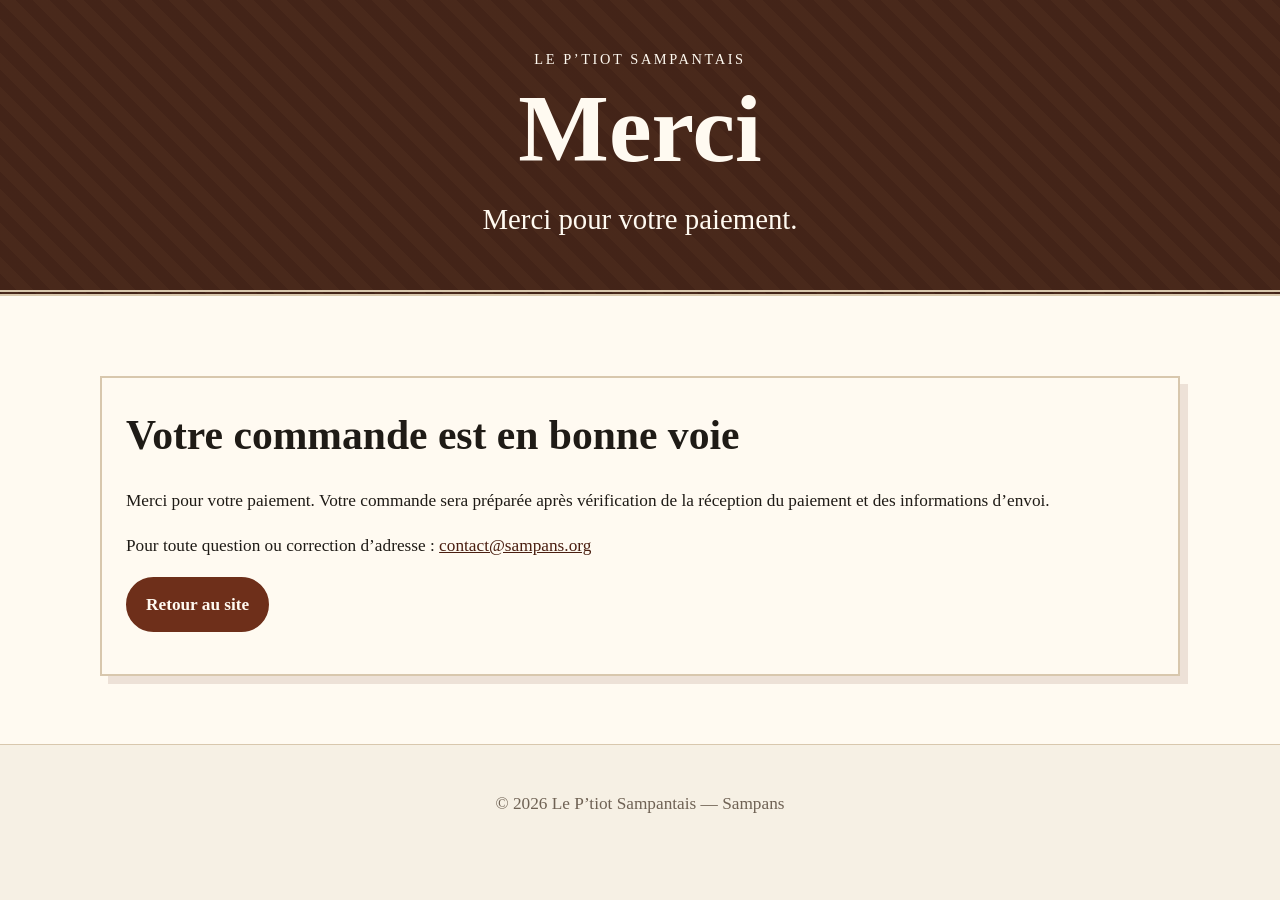
<file: merci.html>
<!doctype html>
<html lang="fr">
<head>
  <meta charset="utf-8">
  <meta name="viewport" content="width=device-width, initial-scale=1">
  <title>Merci — Le P’tiot Sampantais</title>
  <meta name="description" content="Merci pour votre paiement.">
  <link rel="stylesheet" href="style.css">
  <!-- Privacy-friendly analytics by Plausible -->
  <script async src="https://plausible.io/js/pa-1O7EbTApC3vd435JIiavt.js"></script>
  <script>
    window.plausible=window.plausible||function(){(plausible.q=plausible.q||[]).push(arguments)},plausible.init=plausible.init||function(i){plausible.o=i||{}};
    plausible.init()
  </script>
</head>
<body>
  <header class="hero small-hero">
    <div class="container">
      <p class="kicker">Le P’tiot Sampantais</p>
      <h1>Merci</h1>
      <p class="subtitle">Merci pour votre paiement.</p>
    </div>
  </header>

  <main>
    <section class="section accent">
      <div class="container">
        <div class="order-box">
          <h2>Votre commande est en bonne voie</h2>
          <p>
            Merci pour votre paiement. Votre commande sera préparée après vérification
            de la réception du paiement et des informations d’envoi.
          </p>
          <p>
            Pour toute question ou correction d’adresse :
            <a href="mailto:contact@sampans.org">contact@sampans.org</a>
          </p>
          <p><a class="button primary" href="index.html">Retour au site</a></p>
        </div>
      </div>
    </section>
  </main>

  <footer><div class="container"><p>© 2026 Le P’tiot Sampantais — Sampans</p></div></footer>
</body>
</html>
</file>
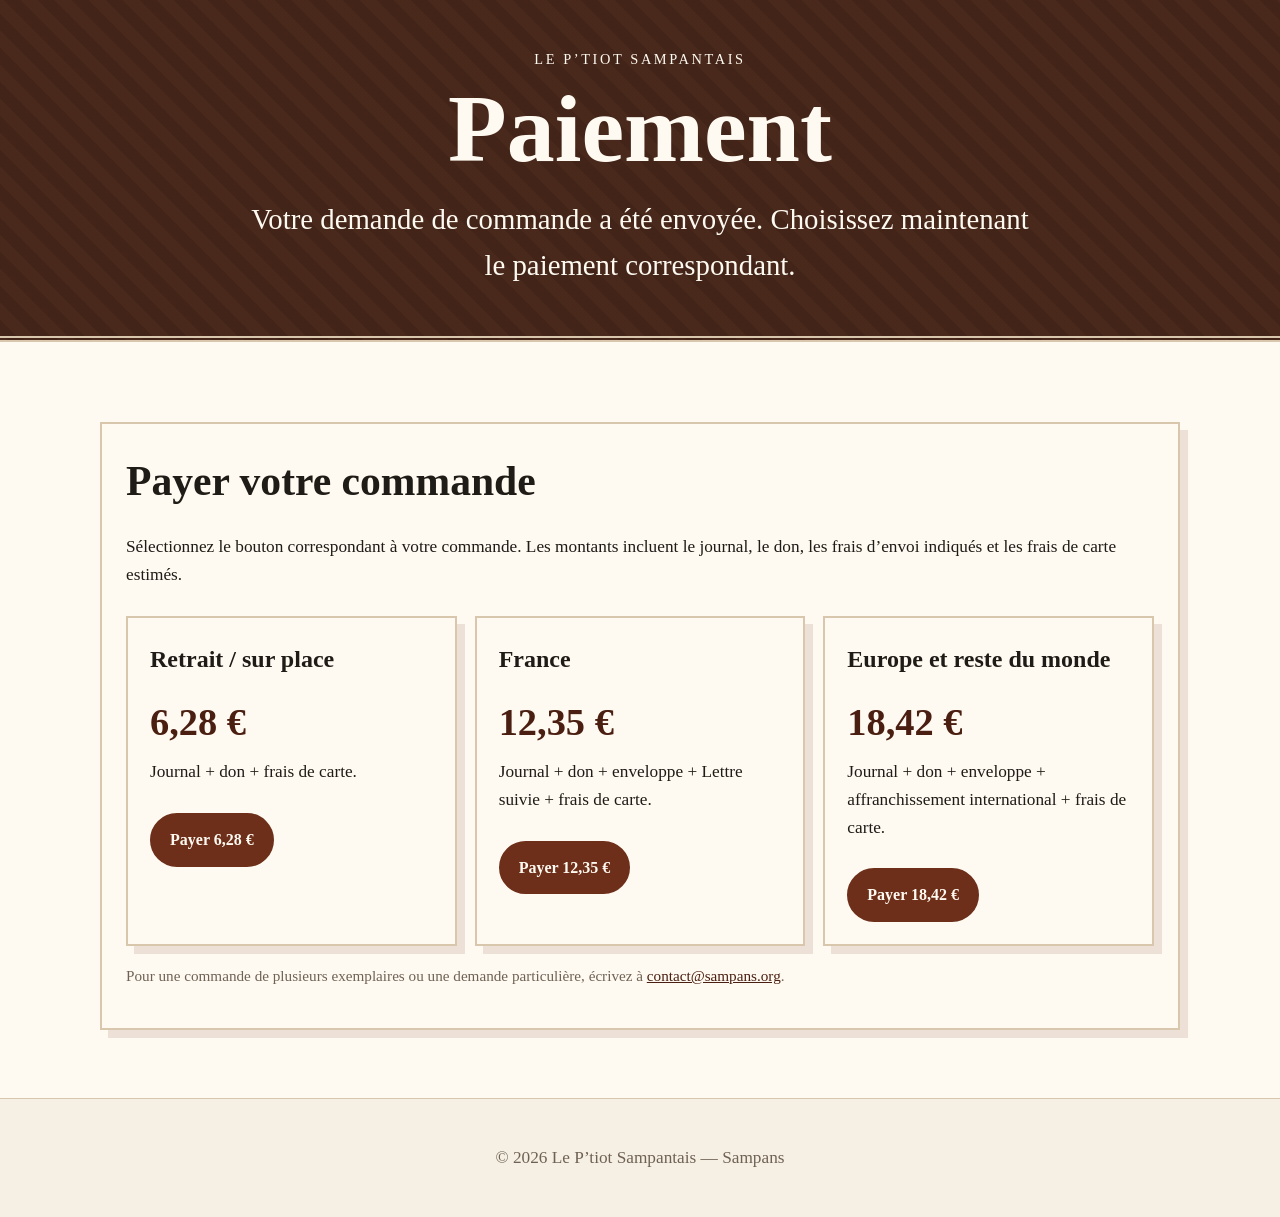
<file: paiement.html>
<!doctype html>
<html lang="fr">
<head>
  <meta charset="utf-8">
  <meta name="viewport" content="width=device-width, initial-scale=1">
  <title>Paiement — Le P’tiot Sampantais</title>
  <meta name="description" content="Page de paiement pour Le P’tiot Sampantais.">
  <link rel="stylesheet" href="style.css">
  <!-- Privacy-friendly analytics by Plausible -->
  <script async src="https://plausible.io/js/pa-1O7EbTApC3vd435JIiavt.js"></script>
  <script>
    window.plausible=window.plausible||function(){(plausible.q=plausible.q||[]).push(arguments)},plausible.init=plausible.init||function(i){plausible.o=i||{}};
    plausible.init()
  </script>
</head>
<body>
  <header class="hero small-hero">
    <div class="container">
      <p class="kicker">Le P’tiot Sampantais</p>
      <h1>Paiement</h1>
      <p class="subtitle">Votre demande de commande a été envoyée. Choisissez maintenant le paiement correspondant.</p>
    </div>
  </header>

  <main>
    <section class="section accent">
      <div class="container">
        <div class="order-box">
          <h2>Payer votre commande</h2>
          <p>
            Sélectionnez le bouton correspondant à votre commande.
            Les montants incluent le journal, le don, les frais d’envoi indiqués et les frais de carte estimés.
          </p>

          <div class="payment-grid">
            <article class="payment-card">
              <h3>Retrait / sur place</h3>
              <p class="price">6,28 €</p>
              <p>Journal + don + frais de carte.</p>
              <a class="button primary" href="https://payment-links.mollie.com/payment/4aBkuJNdQfytNaVwsaTxt">Payer 6,28 €</a>
            </article>

            <article class="payment-card">
              <h3>France</h3>
              <p class="price">12,35 €</p>
              <p>Journal + don + enveloppe + Lettre suivie + frais de carte.</p>
              <a class="button primary" href="https://payment-links.mollie.com/payment/tfGduYzVD98uaVuR8Nfsz">Payer 12,35 €</a>
            </article>

            <article class="payment-card">
              <h3>Europe et reste du monde</h3>
              <p class="price">18,42 €</p>
              <p>Journal + don + enveloppe + affranchissement international + frais de carte.</p>
              <a class="button primary" href="https://payment-links.mollie.com/payment/4uWvWEsVhnDa4GmeQpctX">Payer 18,42 €</a>
            </article>
          </div>

          <p class="form-note">
            Pour une commande de plusieurs exemplaires ou une demande particulière,
            écrivez à <a href="mailto:contact@sampans.org">contact@sampans.org</a>.
          </p>
        </div>
      </div>
    </section>
  </main>

  <footer><div class="container"><p>© 2026 Le P’tiot Sampantais — Sampans</p></div></footer>
</body>
</html>
</file>
<file: style.css>
:root {
  --paper: #f6f0e4;
  --ink: #1f1b16;
  --muted: #6f6254;
  --line: #d8c7ad;
  --accent: #6e2f1a;
  --accent-dark: #4a1e10;
  --white: #fffaf1;
}

* { box-sizing: border-box; }
html { scroll-behavior: smooth; }

body {
  margin: 0;
  font-family: Georgia, "Times New Roman", serif;
  color: var(--ink);
  background: var(--paper);
  line-height: 1.6;
}

.container { width: min(1080px, 92%); margin: 0 auto; }

.hero {
  padding: 70px 0;
  background:
    linear-gradient(rgba(31, 27, 22, 0.55), rgba(31, 27, 22, 0.55)),
    repeating-linear-gradient(45deg, #6e2f1a, #6e2f1a 12px, #7c3a22 12px, #7c3a22 24px);
  color: var(--white);
  text-align: center;
  border-bottom: 6px double var(--line);
}

.kicker {
  text-transform: uppercase;
  letter-spacing: 0.18em;
  font-size: 0.9rem;
  margin: 0 0 12px;
}

h1 { font-size: clamp(2.8rem, 8vw, 6rem); margin: 0; line-height: 0.95; }
.subtitle { font-size: clamp(1.2rem, 3vw, 1.8rem); margin: 22px auto 0; max-width: 780px; }

.language-panel {
  margin: 32px auto 0;
  max-width: 900px;
  padding: 18px;
  border: 1px solid rgba(255, 250, 241, 0.45);
  background: rgba(255, 250, 241, 0.08);
}

.language-panel p {
  margin: 0 0 12px;
  font-size: 1rem;
  letter-spacing: 0.08em;
  text-transform: uppercase;
}

.language-buttons, .buttons {
  display: flex;
  gap: 8px;
  justify-content: center;
  flex-wrap: wrap;
}

.buttons { gap: 14px; margin-top: 34px; }

.language-button {
  font: inherit;
  border: 1px solid currentColor;
  border-radius: 999px;
  padding: 8px 12px;
  cursor: default;
  background: var(--white);
  color: var(--accent-dark);
}

.language-button.active {
  background: var(--accent-dark);
  color: var(--white);
}

.button {
  display: inline-block;
  padding: 12px 18px;
  border: 2px solid currentColor;
  border-radius: 999px;
  text-decoration: none;
  font-weight: bold;
}

.button.primary { background: var(--accent); color: var(--white); border-color: var(--accent); }
.button.secondary { color: var(--white); }
.button.disabled { opacity: 0.55; cursor: not-allowed; }

.section { padding: 56px 0; border-bottom: 1px solid var(--line); }
.section.accent { background: var(--white); }

.poster-section { text-align: center; }

.poster-frame {
  margin: 28px auto 10px;
  max-width: 760px;
  background: white;
  padding: 14px;
  border: 2px solid var(--line);
  box-shadow: 10px 10px 0 rgba(110, 47, 26, 0.12);
}

.poster-frame img { display: block; width: 100%; height: auto; }

.two-columns {
  display: grid;
  grid-template-columns: 1.7fr 1fr;
  gap: 34px;
  align-items: start;
}

h2 { font-size: clamp(1.8rem, 4vw, 2.6rem); margin: 0 0 18px; }
h3 { margin-top: 0; font-size: 1.5rem; }
p { font-size: 1.08rem; }
.large { font-size: 1.25rem; }
.small { color: var(--muted); font-size: 0.95rem; }

.card, .order-box, .price-card {
  background: var(--white);
  border: 2px solid var(--line);
  padding: 24px;
  box-shadow: 8px 8px 0 rgba(110, 47, 26, 0.12);
}

.order-box { margin: 24px 0 12px; }
.payment-box, .postal-form-box { margin-top: 28px; }

.price-grid {
  display: grid;
  grid-template-columns: repeat(3, 1fr);
  gap: 18px;
  margin: 30px 0;
}

.price {
  font-size: 2.4rem;
  line-height: 1;
  font-weight: bold;
  color: var(--accent-dark);
  margin: 0 0 12px;
}

.form-grid {
  display: grid;
  grid-template-columns: repeat(2, 1fr);
  gap: 16px;
}

.form-grid label {
  display: flex;
  flex-direction: column;
  gap: 7px;
  font-size: 1rem;
  font-weight: bold;
}

.form-grid label.full { grid-column: 1 / -1; }

.form-grid input, .form-grid textarea, .form-grid select {
  width: 100%;
  font: inherit;
  color: var(--ink);
  background: #fff;
  border: 1px solid var(--line);
  padding: 10px 12px;
  border-radius: 6px;
}

.form-grid textarea { resize: vertical; }
.form-note { color: var(--muted); font-size: 0.95rem; margin-top: 18px; }
.form-submit { margin-top: 8px; cursor: default; }

a { color: var(--accent-dark); }

footer { padding: 28px 0; color: var(--muted); text-align: center; }

html[dir="rtl"] body { direction: rtl; }
html[dir="rtl"] .poster-section, html[dir="rtl"] footer { text-align: center; }

@media (max-width: 960px) {
  .price-grid { grid-template-columns: 1fr; }
}

@media (max-width: 760px) {
  .two-columns { grid-template-columns: 1fr; }
  .hero { padding: 55px 0 50px; }
  .poster-frame { padding: 8px; }
  .form-grid { grid-template-columns: 1fr; }
}


/* Prix calculé */
.calculated-price {
  margin-top: 22px;
  padding: 18px;
  border: 2px dashed var(--line);
  background: #fffaf1;
}

.calculated-price h4 {
  margin: 0 0 6px;
  font-size: 1.3rem;
}

#priceResult {
  margin: 0;
  font-size: 1.45rem;
  font-weight: bold;
  color: var(--accent-dark);
}

.special-order {
  margin-top: 18px;
}


.price-breakdown {
  display: inline-block;
  margin-top: 8px;
  color: var(--muted);
  font-size: 1rem;
  font-weight: normal;
}


.small-hero {
  padding: 48px 0;
}

.payment-grid {
  display: grid;
  grid-template-columns: repeat(3, 1fr);
  gap: 18px;
  margin-top: 28px;
}

.payment-card {
  background: var(--white);
  border: 2px solid var(--line);
  padding: 22px;
  box-shadow: 8px 8px 0 rgba(110, 47, 26, 0.12);
}

.payment-card .button {
  margin-top: 10px;
}

.payment-card .button.disabled,
.button.disabled {
  background: #ddd3c5;
  color: var(--muted);
  border-color: #ddd3c5;
  cursor: not-allowed;
}

@media (max-width: 960px) {
  .payment-grid {
    grid-template-columns: 1fr;
  }
}


/* Radio Lavoir */
.radio-section {
  text-align: center;
  background: #efe4d1;
}

.radio-player {
  display: inline-block;
  margin-top: 18px;
  padding: 14px;
  background: var(--white);
  border: 2px solid var(--line);
  box-shadow: 8px 8px 0 rgba(110, 47, 26, 0.12);
}

.radio-player iframe {
  display: block;
  max-width: 100%;
}


.listen-now-button {
  font-size: 1.25rem;
  padding: 16px 26px;
  margin-top: 8px;
}


/* Actualités du lancement */
.news-section {
  background: var(--paper);
}

.news-grid {
  display: grid;
  grid-template-columns: repeat(3, 1fr);
  gap: 18px;
  margin: 30px 0;
}

.news-card {
  background: var(--white);
  border: 2px solid var(--line);
  padding: 24px;
  box-shadow: 8px 8px 0 rgba(110, 47, 26, 0.12);
}

.memory-box {
  margin-top: 28px;
}

@media (max-width: 960px) {
  .news-grid {
    grid-template-columns: 1fr;
  }
}


/* Radio section moved high and simplified */
.radio-section {
  text-align: center;
  background: #efe4d1;
}

/* Grand jeu de patience */
.patience-section {
  background: var(--white);
}

.patience-grid-wrapper {
  display: grid;
  gap: 12px;
  margin-top: 24px;
}

.patience-header,
.patience-row {
  display: grid;
  grid-template-columns: 210px 1fr;
  gap: 12px;
  align-items: start;
}

.house-label {
  display: flex;
  align-items: center;
  justify-content: center;
  min-height: 96px;
  padding: 12px;
  text-align: center;
  background: var(--paper);
  border: 2px solid var(--line);
  font-weight: bold;
}

.header-label {
  min-height: 54px;
}

.house-cards {
  display: grid;
  grid-template-columns: repeat(13, minmax(68px, 1fr));
  gap: 8px;
}

.rank-row {
  align-items: center;
}

.rank-label {
  display: flex;
  align-items: center;
  justify-content: center;
  min-height: 54px;
  background: var(--paper);
  border: 2px solid var(--line);
  font-weight: bold;
}

.patience-card {
  position: relative;
  padding: 0;
  border: 2px solid var(--line);
  background: white;
  cursor: default;
  overflow: hidden;
  aspect-ratio: 400 / 650;
  border-radius: 8px;
  box-shadow: 4px 4px 0 rgba(110, 47, 26, 0.10);
}

.patience-card img {
  display: block;
  width: 100%;
  height: 100%;
  object-fit: cover;
}

.patience-card .missing-label {
  display: none;
  position: absolute;
  inset: 0;
  align-items: center;
  justify-content: center;
  text-align: center;
  padding: 10px;
  background: linear-gradient(180deg, #f8f1e6, #e9dcc8);
  color: var(--ink);
  font-size: 0.82rem;
  line-height: 1.35;
}

.patience-card.is-back .missing-label {
  background: linear-gradient(180deg, #e7dbc9, #d6c1a6);
}

.patience-card.image-missing .missing-label {
  display: flex;
}

.patience-note {
  margin-top: -6px;
}

@media (max-width: 1200px) {
  .patience-header,
  .patience-row {
    grid-template-columns: 170px 1fr;
  }
  .house-cards {
    grid-template-columns: repeat(13, minmax(54px, 1fr));
  }
}

@media (max-width: 900px) {
  .patience-header,
  .patience-row {
    grid-template-columns: 1fr;
  }
  .house-label,
  .header-label {
    min-height: auto;
  }
  .house-cards {
    grid-template-columns: repeat(5, minmax(58px, 1fr));
  }
  .rank-row .rank-label:nth-child(n+6) {
    display: none;
  }
}


/* Les cartes ne sont pas cliquables : elles affichent seulement l’état du moment */
.patience-card {
  cursor: default;
}


/* Actualités réorganisées */
.news-section {
  background: var(--paper);
}

.news-list {
  display: grid;
  gap: 18px;
  margin-top: 28px;
}

.news-list .news-card {
  background: var(--white);
  border: 2px solid var(--line);
  padding: 24px;
  box-shadow: 8px 8px 0 rgba(110, 47, 26, 0.12);
}

.news-list .news-card h3 {
  margin-bottom: 10px;
}

.video-challenge-section {
  background: #efe4d1;
}

.video-challenge-box {
  background: var(--white);
  border: 4px double var(--accent);
  padding: 30px;
  box-shadow: 10px 10px 0 rgba(110, 47, 26, 0.16);
  text-align: center;
}

.video-challenge-box h2 {
  color: var(--accent-dark);
}

.video-button {
  margin-top: 12px;
}


/* Actualités et défi vidéo */
.news-section {
  background: var(--paper);
}

.news-list {
  display: grid;
  gap: 18px;
  margin-top: 28px;
}

.news-list .news-card {
  background: var(--white);
  border: 2px solid var(--line);
  padding: 24px;
  box-shadow: 8px 8px 0 rgba(110, 47, 26, 0.12);
}

.news-list .news-card h3 {
  margin-bottom: 10px;
}

.video-challenge-section {
  background: #efe4d1;
}

.video-challenge-box {
  background: var(--white);
  border: 4px double var(--accent);
  padding: 30px;
  box-shadow: 10px 10px 0 rgba(110, 47, 26, 0.16);
  text-align: center;
}

.video-kicker {
  color: var(--accent-dark);
  margin-bottom: 8px;
}

.video-challenge-box h2 {
  color: var(--accent-dark);
}

.video-button {
  margin-top: 12px;
}

.youtube-links,
.video-buttons {
  display: flex;
  gap: 10px;
  justify-content: center;
  flex-wrap: wrap;
}

/* Atelier discret */
.discreet-work-section {
  padding-top: 10px;
  padding-bottom: 24px;
  background: transparent;
}

.discreet-work-box {
  max-width: 520px;
  margin: 0 auto;
  padding: 0;
  border: 1px dashed rgba(110, 47, 26, 0.35);
  background: rgba(255, 255, 255, 0.55);
  font-size: 0.92rem;
}

.discreet-work-box summary {
  cursor: pointer;
  padding: 10px 14px;
  color: rgba(60, 45, 30, 0.78);
  list-style: none;
}

.discreet-work-content {
  padding: 0 14px 14px;
}

/* Éditorial */
.editorial-section {
  text-align: center;
  background: var(--white);
}

.editorial-buttons {
  display: flex;
  gap: 12px;
  justify-content: center;
  flex-wrap: wrap;
  margin-top: 22px;
}


/* Éditorial */
.editorial-section {
  text-align: center;
  background: var(--white);
}

.editorial-buttons {
  display: flex;
  gap: 12px;
  justify-content: center;
  flex-wrap: wrap;
  margin-top: 22px;
}

/* Illustration La porte du temps */
.door-section {
  text-align: center;
  background: var(--paper);
}

.door-frame {
  margin: 28px auto 10px;
  max-width: 980px;
  background: white;
  padding: 12px;
  border: 2px solid var(--line);
  box-shadow: 10px 10px 0 rgba(110, 47, 26, 0.12);
}

.door-frame img {
  display: block;
  width: 100%;
  height: auto;
}

.patience-explanations {
  margin: 18px 0;
  padding: 18px;
  background: var(--paper);
  border: 2px solid var(--line);
}

/* Langues déplacées */
.language-section {
  text-align: center;
  background: var(--paper);
}

.language-section .language-panel {
  color: var(--ink);
  background: var(--white);
  border: 2px solid var(--line);
  box-shadow: 8px 8px 0 rgba(110, 47, 26, 0.12);
}

.language-section .language-panel p {
  color: var(--muted);
}


/* Invitation to the ASMOR 40th-anniversary AGM. Scoped to the new block. */
.asmor-invitation-section {
  background: var(--paper);
  padding-top: 36px;
  padding-bottom: 36px;
}
.asmor-invitation-card {
  display: grid;
  grid-template-columns: 160px minmax(0, 1fr);
  align-items: center;
  gap: clamp(22px, 4vw, 44px);
  padding: clamp(24px, 4vw, 40px);
  background: var(--white);
  border: 1px solid var(--line);
  border-inline-start: 6px solid var(--accent);
  box-shadow: 6px 6px 0 rgba(110, 47, 26, 0.10);
}
.asmor-anniversary {
  display: flex;
  flex-direction: column;
  justify-content: center;
  align-items: center;
  min-height: 150px;
  padding: 18px 12px;
  border: 3px double var(--line);
  color: var(--accent-dark);
  text-align: center;
}
.asmor-anniversary-name {
  font-size: 0.9rem;
  font-weight: bold;
  letter-spacing: 0.16em;
}
.asmor-anniversary-years {
  font-size: clamp(1.6rem, 3vw, 2rem);
  line-height: 1.3;
  font-weight: bold;
  margin-top: 10px;
}
.asmor-invitation-kicker {
  margin: 0 0 8px;
  font-size: 0.82rem;
  font-weight: bold;
  letter-spacing: 0.10em;
  text-transform: uppercase;
  color: var(--accent-dark);
}
.asmor-invitation-copy {
  min-width: 0;
}
.asmor-invitation-copy h2 {
  margin-bottom: 12px;
  font-size: clamp(1.6rem, 3.5vw, 2.4rem);
  line-height: 1.25;
}
.asmor-invitation-copy > p:not(.asmor-invitation-kicker) {
  max-width: 66ch;
}
.asmor-register {
  cursor: pointer;
  max-width: 100%;
  text-align: center;
  overflow-wrap: anywhere;
}
.asmor-register:hover {
  background: var(--accent-dark);
  border-color: var(--accent-dark);
}
.asmor-register:focus-visible {
  outline: 3px solid var(--accent-dark);
  outline-offset: 4px;
}
.asmor-registration-note {
  margin: 10px 0 0;
}
@media (max-width: 640px) {
  .asmor-invitation-card {
    grid-template-columns: minmax(0, 1fr);
    gap: 20px;
    padding: 24px 20px;
  }
  .asmor-anniversary {
    width: max-content;
    max-width: 100%;
    min-height: 0;
    flex-direction: row;
    flex-wrap: wrap;
    gap: 14px;
    padding: 10px 16px;
  }
  .asmor-anniversary-years {
    margin: 0;
    font-size: 1.5rem;
  }
  .asmor-invitation-copy h2 {
    font-size: 1.6rem;
  }
}


/* ASMOR visual hero */
.asmor-hero-section {
  text-align: center;
}

.asmor-hero-frame img {
  width: 100%;
  max-width: 1200px;
  height: auto;
  display: block;
  margin: 0 auto;
  border-radius: 10px;
  box-shadow: 0 10px 30px rgba(0,0,0,0.12);
}

.asmor-hero-link {
  display: inline-block;
}

.asmor-hero-buttons {
  margin-top: 18px;
}
</file>
